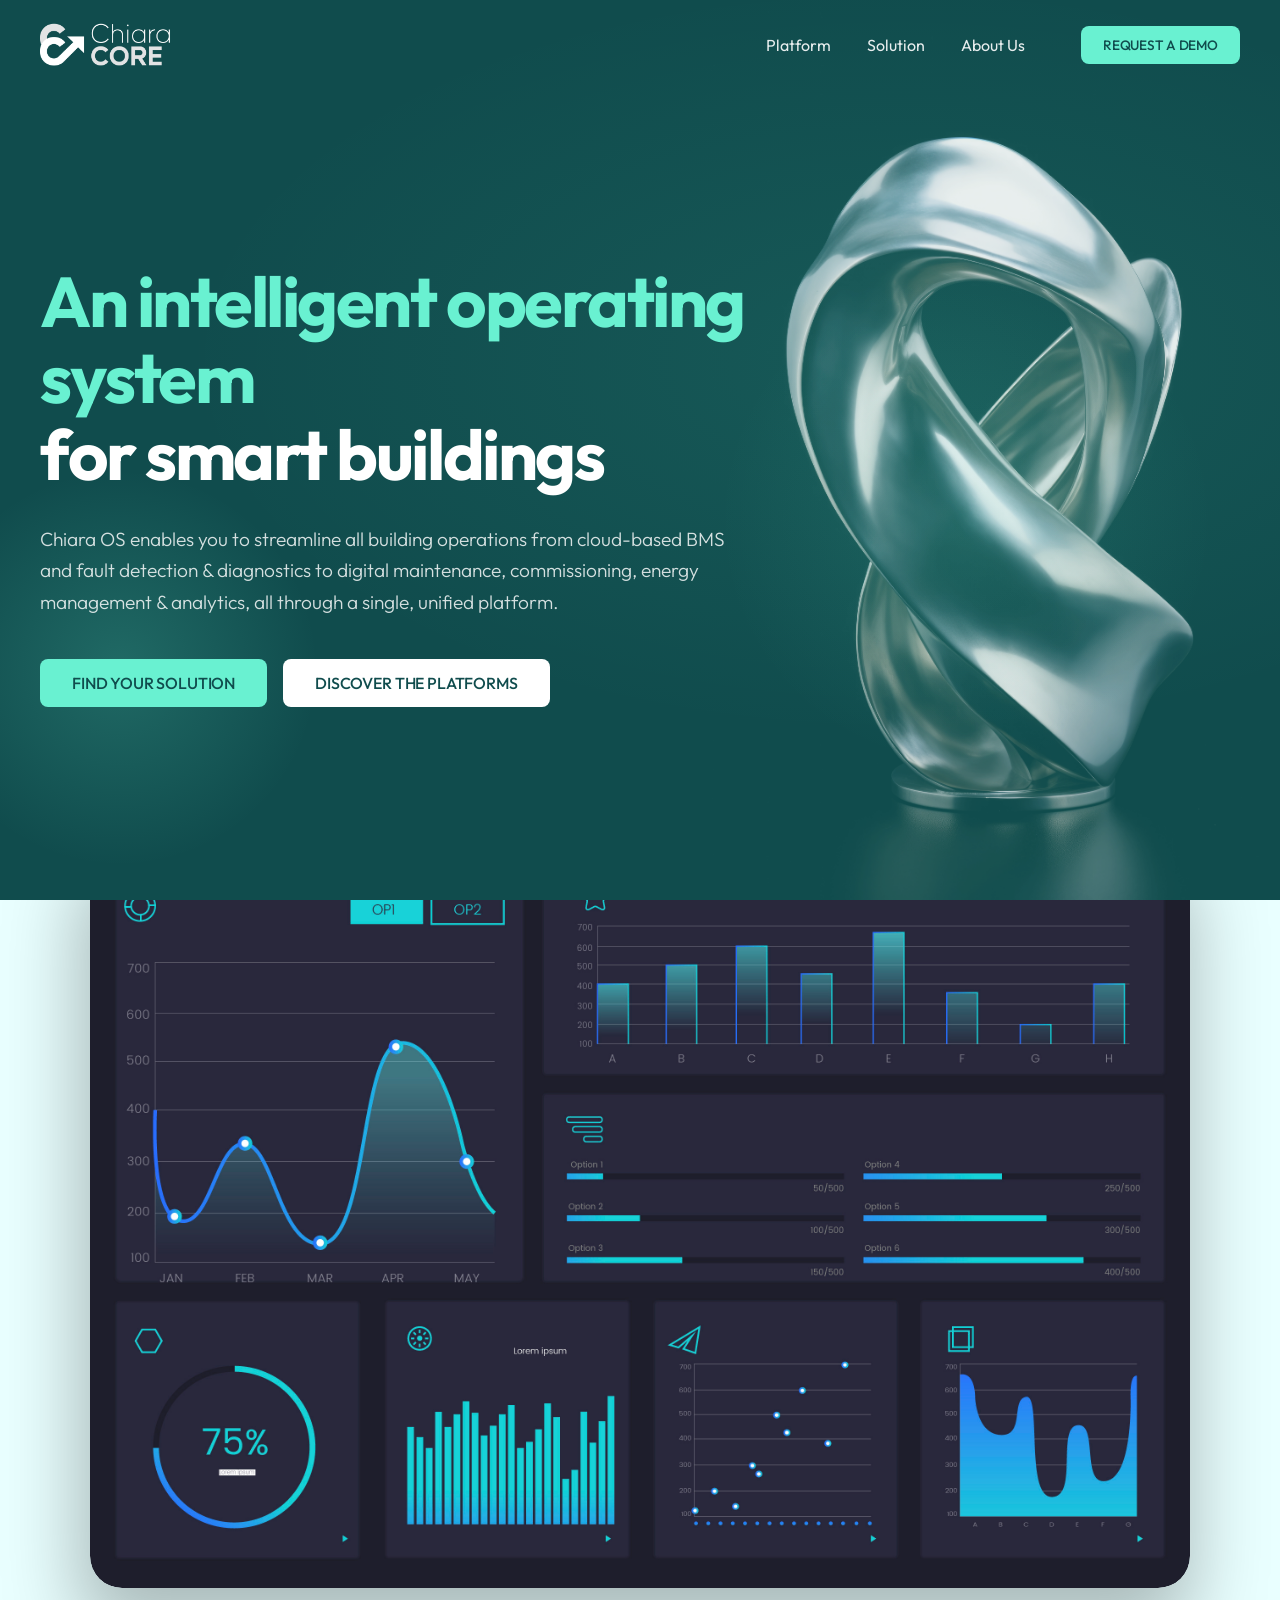
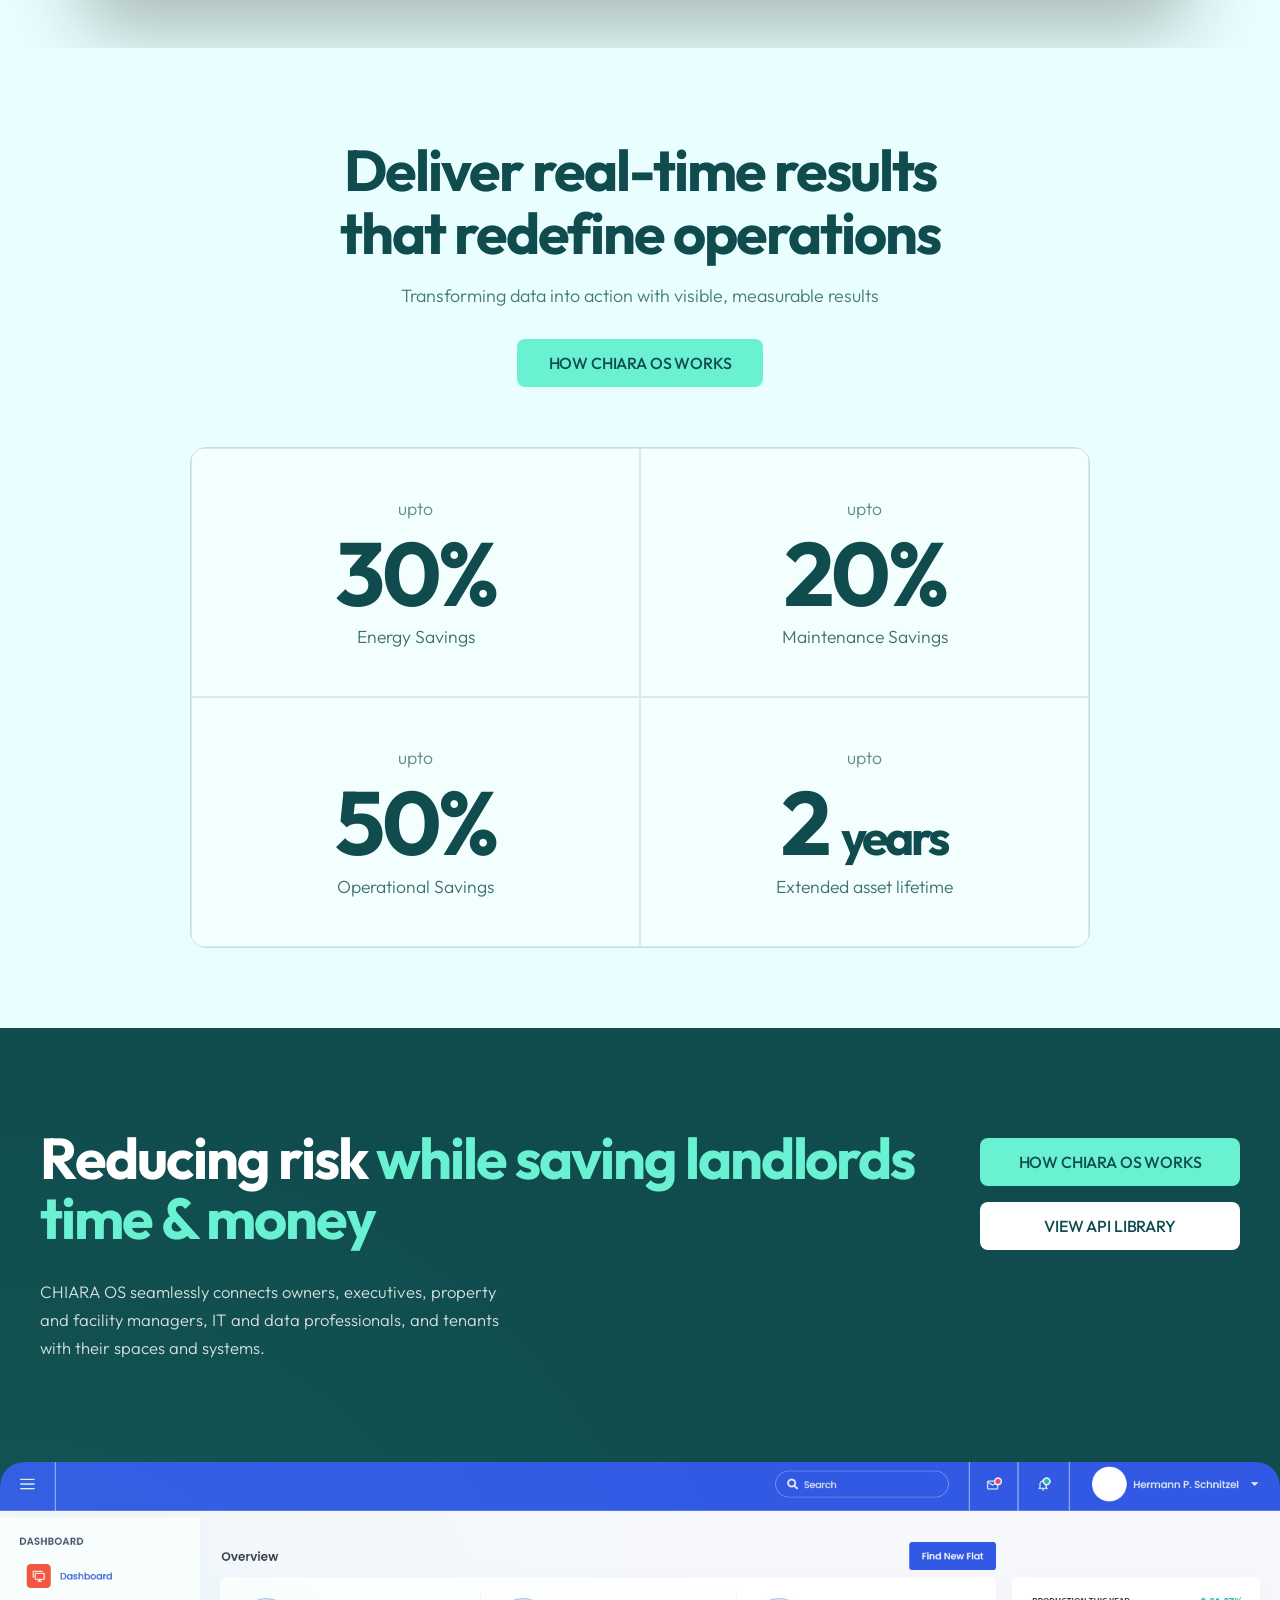
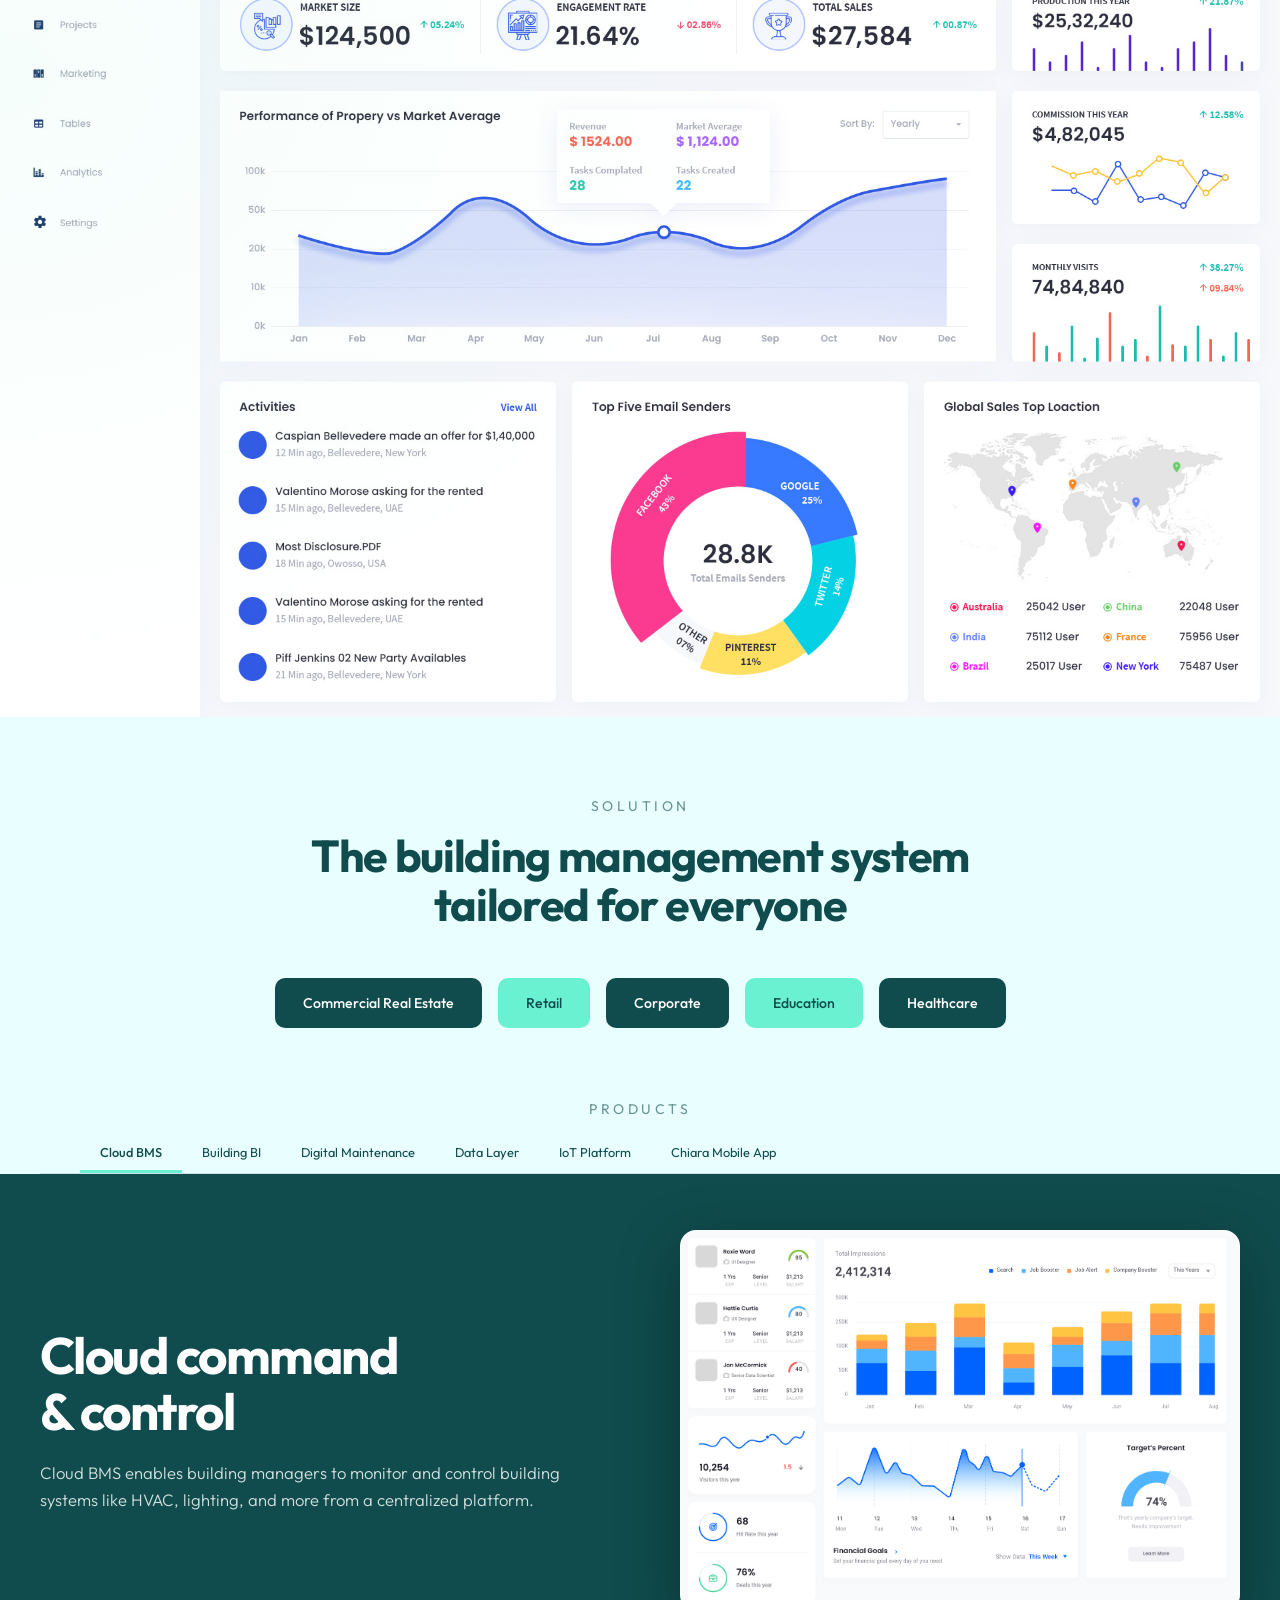
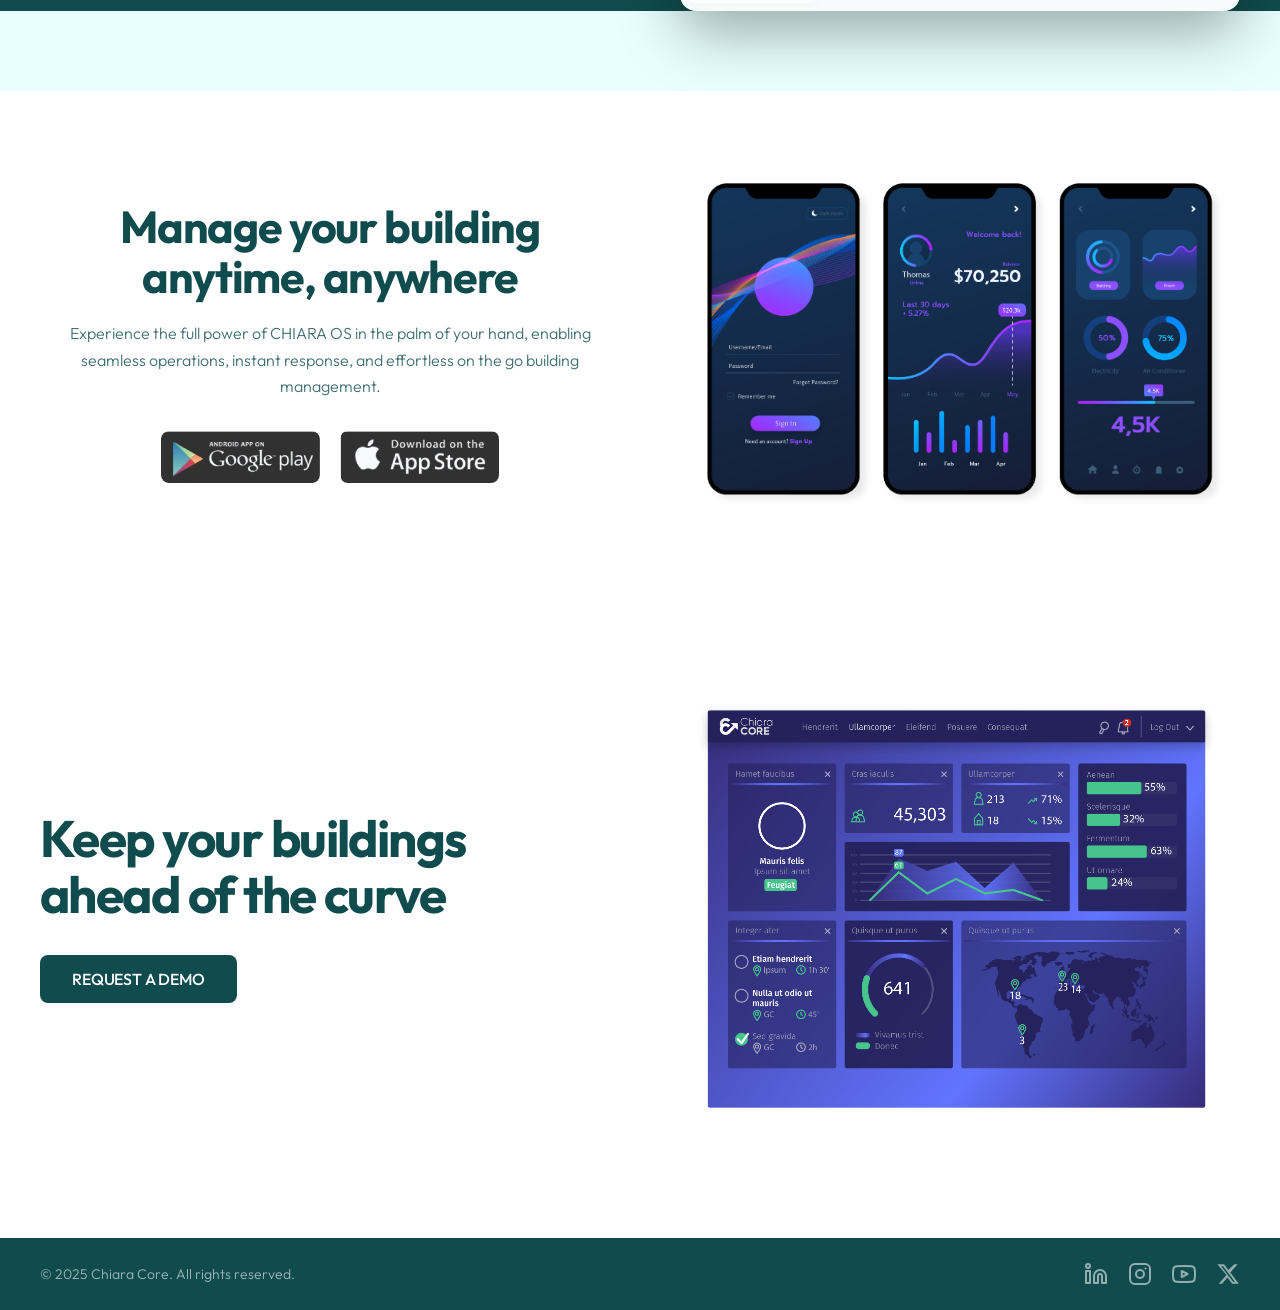
<file: index.html>
<!DOCTYPE html>
<html lang="en">
<head>
  <meta charset="UTF-8" />
  <meta name="viewport" content="width=device-width, initial-scale=1.0" />
  <title>Chiara Core – Intelligent Operating System for Smart Buildings</title>
  <meta name="description" content="Chiara OS enables you to streamline all building operations from cloud-based BMS and fault detection to digital maintenance, commissioning, energy management and analytics." />
  <link rel="preconnect" href="https://fonts.googleapis.com" />
  <link rel="preconnect" href="https://fonts.gstatic.com" crossorigin />
  <link href="https://fonts.googleapis.com/css2?family=Outfit:wght@300;400;500;600;700&display=swap" rel="stylesheet" />
  <link rel="stylesheet" href="style.css" />
</head>
<body>

  <!-- ═══════════════════════════════════════════ HERO ═══════════════════════════════════════════ -->
  <section class="hero">
    <div class="hero__bg"></div>

    <!-- NAV -->
    <nav class="nav">
      <div class="nav__inner">
        <a href="#" class="nav__logo">
          <img src="/assets/logo.png" alt="Chiara Core" />
        </a>
        <button class="nav__hamburger" aria-label="Open menu" aria-expanded="false">
          <span></span><span></span><span></span>
        </button>
        <ul class="nav__links">
          <li><a href="platform.html">Platform</a></li>
          <li><a href="solution.html">Solution</a></li>
          <li><a href="about.html">About Us</a></li>
        </ul>
        <a href="#demo" class="btn btn--teal btn--sm nav__cta">Request a Demo</a>
      </div>
    </nav>

    <!-- HERO CONTENT -->
    <div class="hero__content">
      <h1 class="hero__headline">
        <span class="text-teal">An intelligent operating system</span><br />
        for smart buildings
      </h1>
      <p class="hero__sub">
        Chiara OS enables you to streamline all building operations from cloud-based BMS and fault detection &amp; diagnostics to digital maintenance, commissioning, energy management &amp; analytics, all through a single, unified platform.
      </p>
      <div class="hero__ctas">
        <a href="#solutions" class="btn btn--teal">Find Your Solution</a>
        <a href="#platform" class="btn btn--white">Discover the Platforms</a>
      </div>
    </div>

    <!-- HERO IMAGE -->
    <div class="hero__image">
      <img src="/assets/hero-sculpture.png" alt="Chiara OS Dashboard" />
    </div>

    <!-- DECORATIVE ELLIPSES -->
    <div class="hero__ellipse-left"></div>
    <div class="hero__ellipse-right"></div>
  </section>

  <!-- DASHBOARD SCREENSHOT -->
  <section class="dashboard-shot">
    <div class="container">
      <div class="dashboard-shot__frame">
        <img src="/assets/dashboard.png" alt="Chiara OS Platform Dashboard" />
      </div>
    </div>
  </section>

  <!-- ═══════════════════════════════════════════ STATS ═══════════════════════════════════════════ -->
  <section class="stats" id="platform">
    <div class="container">
      <h2 class="stats__headline text-dark">
        Deliver real-time results<br />that redefine operations
      </h2>
      <p class="stats__sub">Transforming data into action with visible, measurable results</p>
      <a href="#how-it-works" class="btn btn--teal">How Chiara OS Works</a>

      <div class="stats__grid">
        <div class="stats__item">
          <div class="stats__label-small">upto</div>
          <div class="stats__number">30%</div>
          <div class="stats__label">Energy Savings</div>
        </div>
        <div class="stats__item">
          <div class="stats__label-small">upto</div>
          <div class="stats__number">20%</div>
          <div class="stats__label">Maintenance Savings</div>
        </div>
        <div class="stats__item">
          <div class="stats__label-small">upto</div>
          <div class="stats__number">50%</div>
          <div class="stats__label">Operational Savings</div>
        </div>
        <div class="stats__item">
          <div class="stats__label-small">upto</div>
          <div class="stats__number stats__number--mixed"><span>2 </span><span class="stats__number--years">years</span></div>
          <div class="stats__label">Extended asset lifetime</div>
        </div>
      </div>
    </div>
  </section>

  <!-- ═══════════════════════════════════════════ VALUE PROP (dark) ═══════════════════════════════ -->
  <section class="value-prop" id="about">
    <div class="value-prop__bg"></div>
    <div class="container value-prop__inner">
      <div class="value-prop__text">
        <h2>
          <span class="text-white">Reducing risk</span>
          <span class="text-teal"> while saving landlords time &amp; money</span>
        </h2>
        <p>
          CHIARA OS seamlessly connects owners, executives, property and facility managers, IT and data professionals, and tenants with their spaces and systems.
        </p>
      </div>
      <div class="value-prop__actions">
        <a href="#" class="btn btn--teal value-prop__btn">How Chiara OS Works</a>
        <a href="#" class="btn btn--white value-prop__btn">View API Library</a>
      </div>
    </div>
    <div class="value-prop__image">
      <img src="/assets/building-interface.png" alt="Building management platform interface" />
    </div>
  </section>

  <!-- ═══════════════════════════════════════════ SOLUTION ═══════════════════════════════════════ -->
  <section class="solution" id="solutions">
    <div class="container">
      <p class="section-eyebrow">SOLUTION</p>
      <h2 class="solution__headline">The building management system<br />tailored for everyone</h2>

      <div class="solution__tabs" role="tablist">
        <button class="solution__tab solution__tab--active" role="tab" aria-selected="true">Commercial Real Estate</button>
        <button class="solution__tab solution__tab--teal" role="tab" aria-selected="false">Retail</button>
        <button class="solution__tab" role="tab" aria-selected="false">Corporate</button>
        <button class="solution__tab solution__tab--teal" role="tab" aria-selected="false">Education</button>
        <button class="solution__tab" role="tab" aria-selected="false">Healthcare</button>
      </div>
    </div>
  </section>

  <!-- ═══════════════════════════════════════════ PRODUCTS ══════════════════════════════════════ -->
  <section class="products" id="products">
    <div class="container">
      <p class="section-eyebrow">PRODUCTS</p>

      <!-- Product Tab Nav -->
      <nav class="product-tabs" aria-label="Product navigation">
        <button class="product-tab product-tab--active" data-tab="bms">Cloud BMS</button>
        <button class="product-tab" data-tab="bi">Building BI</button>
        <button class="product-tab" data-tab="maint">Digital Maintenance</button>
        <button class="product-tab" data-tab="data">Data Layer</button>
        <button class="product-tab" data-tab="iot">IoT Platform</button>
        <button class="product-tab" data-tab="mobile">Chiara Mobile App</button>
      </nav>
      <div class="product-tabs__underline"></div>
      <div class="product-tabs__bar"></div>
    </div>

    <!-- Product Panels -->
    <div class="product-panel product-panel--active" data-panel="bms">
      <div class="container product-panel__inner">
        <div class="product-panel__text">
          <h2>Cloud command<br />&amp; control</h2>
          <p>Cloud BMS enables building managers to monitor and control building systems like HVAC, lighting, and more from a centralized platform.</p>
        </div>
        <div class="product-panel__image">
          <img src="/assets/cloud-bms.png" alt="Cloud BMS Interface" />
        </div>
      </div>
    </div>

    <div class="product-panel" data-panel="bi">
      <div class="container product-panel__inner">
        <div class="product-panel__text">
          <h2>Building<br />Intelligence</h2>
          <p>Harness powerful analytics and business intelligence tools to make data-driven decisions for your building portfolio.</p>
        </div>
        <div class="product-panel__image">
          <img src="/assets/cloud-bms.png" alt="Building BI Interface" />
        </div>
      </div>
    </div>

    <div class="product-panel" data-panel="maint">
      <div class="container product-panel__inner">
        <div class="product-panel__text">
          <h2>Digital<br />Maintenance</h2>
          <p>Streamline maintenance workflows, track work orders, and reduce downtime with an intelligent digital maintenance platform.</p>
        </div>
        <div class="product-panel__image">
          <img src="/assets/cloud-bms.png" alt="Digital Maintenance Interface" />
        </div>
      </div>
    </div>

    <div class="product-panel" data-panel="data">
      <div class="container product-panel__inner">
        <div class="product-panel__text">
          <h2>Unified<br />Data Layer</h2>
          <p>A powerful data integration layer that normalises and connects all your building systems into one coherent, queryable data stream.</p>
        </div>
        <div class="product-panel__image">
          <img src="/assets/cloud-bms.png" alt="Data Layer Interface" />
        </div>
      </div>
    </div>

    <div class="product-panel" data-panel="iot">
      <div class="container product-panel__inner">
        <div class="product-panel__text">
          <h2>IoT<br />Platform</h2>
          <p>Connect, manage, and orchestrate thousands of IoT devices and sensors across your buildings from a single cloud platform.</p>
        </div>
        <div class="product-panel__image">
          <img src="/assets/cloud-bms.png" alt="IoT Platform Interface" />
        </div>
      </div>
    </div>

    <div class="product-panel" data-panel="mobile">
      <div class="container product-panel__inner">
        <div class="product-panel__text">
          <h2>Chiara<br />Mobile App</h2>
          <p>Take full control of your buildings on the go. The Chiara mobile app delivers real-time alerts, controls, and insights right in your pocket.</p>
        </div>
        <div class="product-panel__image">
          <img src="/assets/cloud-bms.png" alt="Chiara Mobile App" />
        </div>
      </div>
    </div>
  </section>

  <!-- ═══════════════════════════════════════════ MOBILE APP ════════════════════════════════════ -->
  <section class="mobile-app">
    <div class="container mobile-app__inner">
      <div class="mobile-app__text">
        <h2>Manage your building<br />anytime, anywhere</h2>
        <p>
          Experience the full power of CHIARA OS in the palm of your hand, enabling seamless operations, instant response, and effortless on the go building management.
        </p>
        <div class="mobile-app__store-btns">
          <a href="#" class="store-btn">
            <img src="/assets/google-play.png" alt="Get it on Google Play" />
          </a>
          <a href="#" class="store-btn">
            <img src="/assets/app-store.png" alt="Download on App Store" />
          </a>
        </div>
      </div>
      <div class="mobile-app__image">
        <img src="/assets/mobile-screens.png" alt="Chiara mobile app screens" />
      </div>
    </div>
  </section>

  <!-- ═══════════════════════════════════════════ CTA ═══════════════════════════════════════════ -->
  <section class="cta" id="demo">
    <div class="container cta__inner">
      <div class="cta__text">
        <h2>Keep your buildings<br />ahead of the curve</h2>
        <a href="/cdn-cgi/l/email-protection#7d191810123d1e15141c0f1c1e120f18531e1210" class="btn btn--dark">Request a Demo</a>
      </div>
      <div class="cta__image">
        <img src="/assets/cta-building.png" alt="Smart building technology" />
      </div>
    </div>
  </section>

  <!-- ═══════════════════════════════════════════ FOOTER ════════════════════════════════════════ -->
  <footer class="footer">
    <div class="container footer__inner">
      <p class="footer__copy">&copy; 2025 Chiara Core. All rights reserved.</p>
      <div class="footer__socials">
        <!-- LinkedIn -->
        <a href="#" aria-label="LinkedIn" class="footer__social">
          <svg width="24" height="24" viewBox="0 0 24 24" fill="none" xmlns="http://www.w3.org/2000/svg"><path d="M16 8a6 6 0 0 1 6 6v7h-4v-7a2 2 0 0 0-2-2 2 2 0 0 0-2 2v7h-4v-7a6 6 0 0 1 6-6z" stroke="currentColor" stroke-width="2" stroke-linecap="round" stroke-linejoin="round"/><rect x="2" y="9" width="4" height="12" stroke="currentColor" stroke-width="2" stroke-linecap="round" stroke-linejoin="round"/><circle cx="4" cy="4" r="2" stroke="currentColor" stroke-width="2" stroke-linecap="round" stroke-linejoin="round"/></svg>
        </a>
        <!-- Instagram -->
        <a href="#" aria-label="Instagram" class="footer__social">
          <svg width="24" height="24" viewBox="0 0 24 24" fill="none" xmlns="http://www.w3.org/2000/svg"><rect x="2" y="2" width="20" height="20" rx="5" stroke="currentColor" stroke-width="2" stroke-linecap="round" stroke-linejoin="round"/><circle cx="12" cy="12" r="4" stroke="currentColor" stroke-width="2" stroke-linecap="round" stroke-linejoin="round"/><circle cx="17.5" cy="6.5" r="1" fill="currentColor"/></svg>
        </a>
        <!-- YouTube -->
        <a href="#" aria-label="YouTube" class="footer__social">
          <svg width="24" height="24" viewBox="0 0 24 24" fill="none" xmlns="http://www.w3.org/2000/svg"><path d="M22.54 6.42a2.78 2.78 0 0 0-1.95-1.96C18.88 4 12 4 12 4s-6.88 0-8.59.46A2.78 2.78 0 0 0 1.46 6.42 29 29 0 0 0 1 12a29 29 0 0 0 .46 5.58 2.78 2.78 0 0 0 1.95 1.96C5.12 20 12 20 12 20s6.88 0 8.59-.46a2.78 2.78 0 0 0 1.95-1.96A29 29 0 0 0 23 12a29 29 0 0 0-.46-5.58z" stroke="currentColor" stroke-width="2" stroke-linecap="round" stroke-linejoin="round"/><polygon points="9.75 15.02 15.5 12 9.75 8.98 9.75 15.02" stroke="currentColor" stroke-width="2" stroke-linecap="round" stroke-linejoin="round"/></svg>
        </a>
        <!-- X / Twitter -->
        <a href="#" aria-label="X" class="footer__social">
          <svg width="24" height="24" viewBox="0 0 24 24" fill="currentColor" xmlns="http://www.w3.org/2000/svg"><path d="M18.244 2.25h3.308l-7.227 8.26 8.502 11.24H16.17l-4.714-6.231-5.401 6.231H2.747l7.73-8.835L1.254 2.25H8.08l4.264 5.634L18.244 2.25zm-1.161 17.52h1.833L7.084 4.126H5.117L17.083 19.77z"/></svg>
        </a>
      </div>
    </div>
  </footer>

  <script src="main.js"></script>
</body>
</html>
</file>
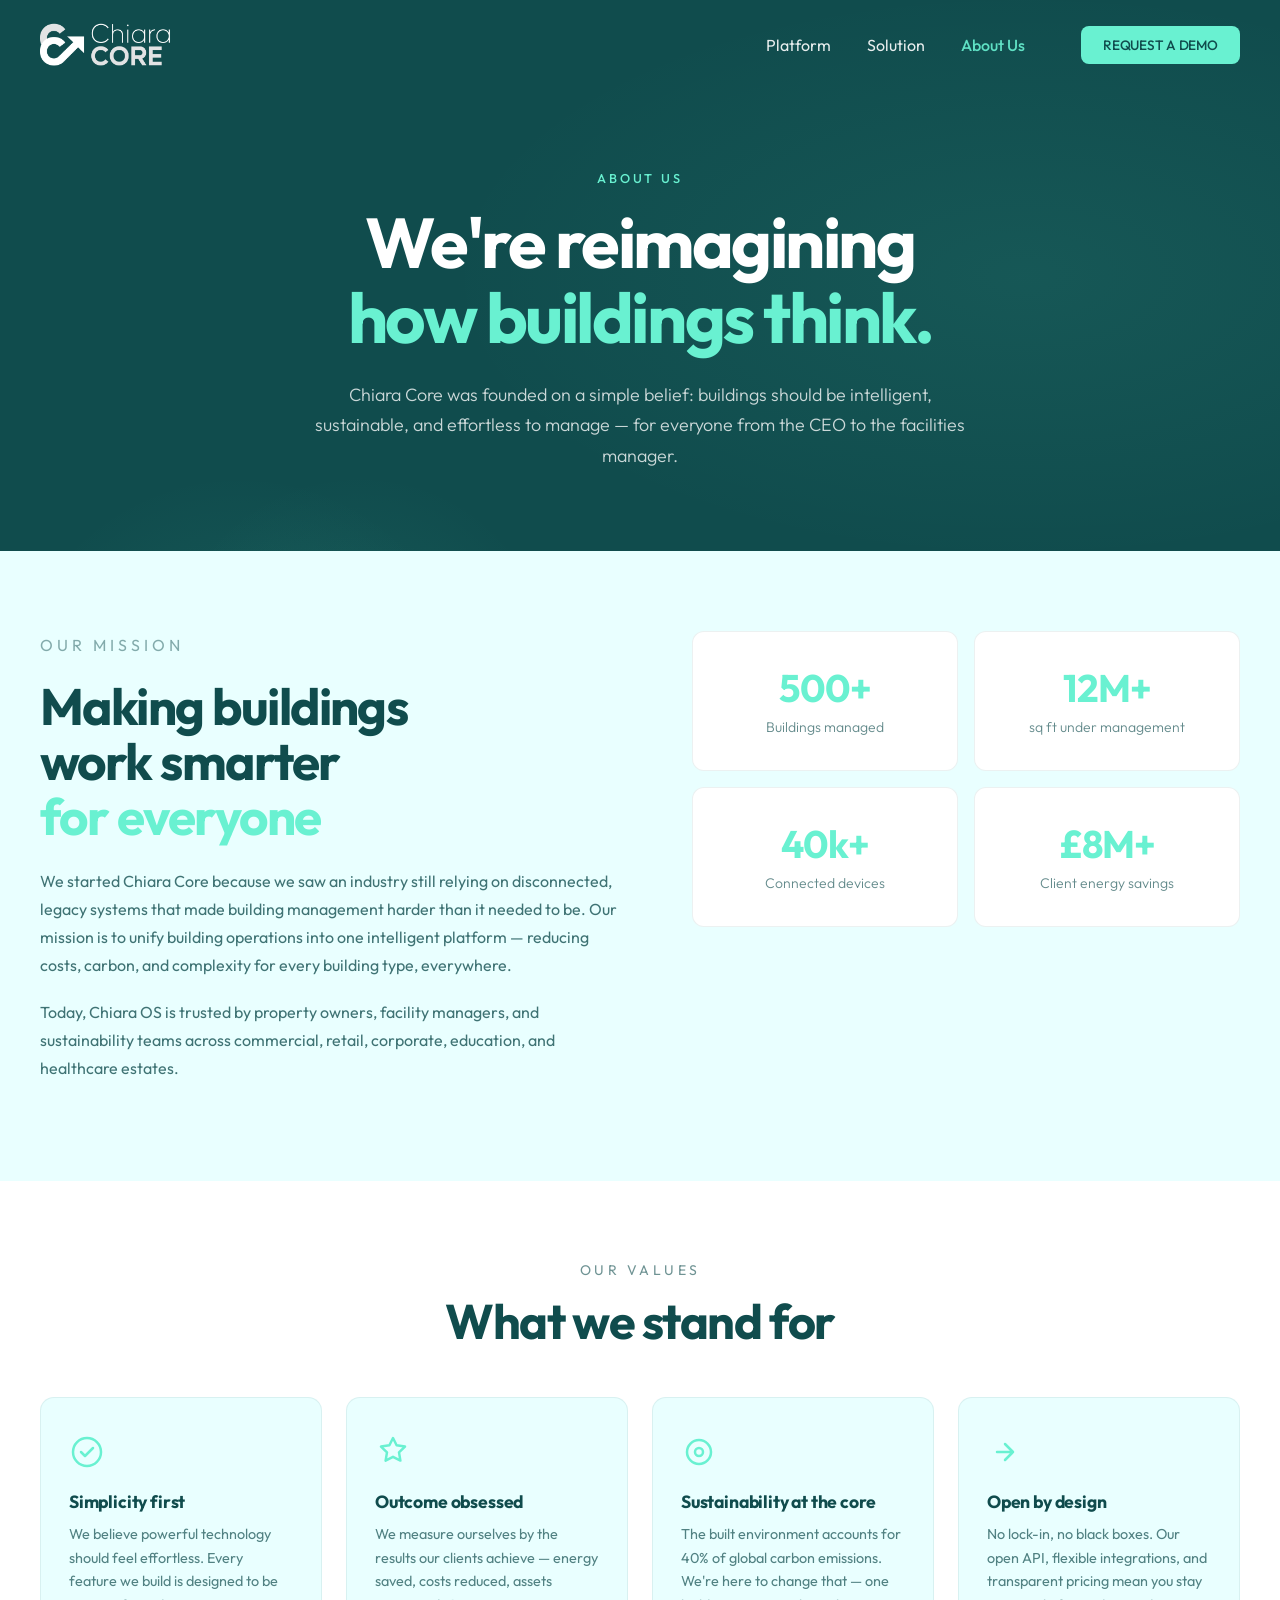
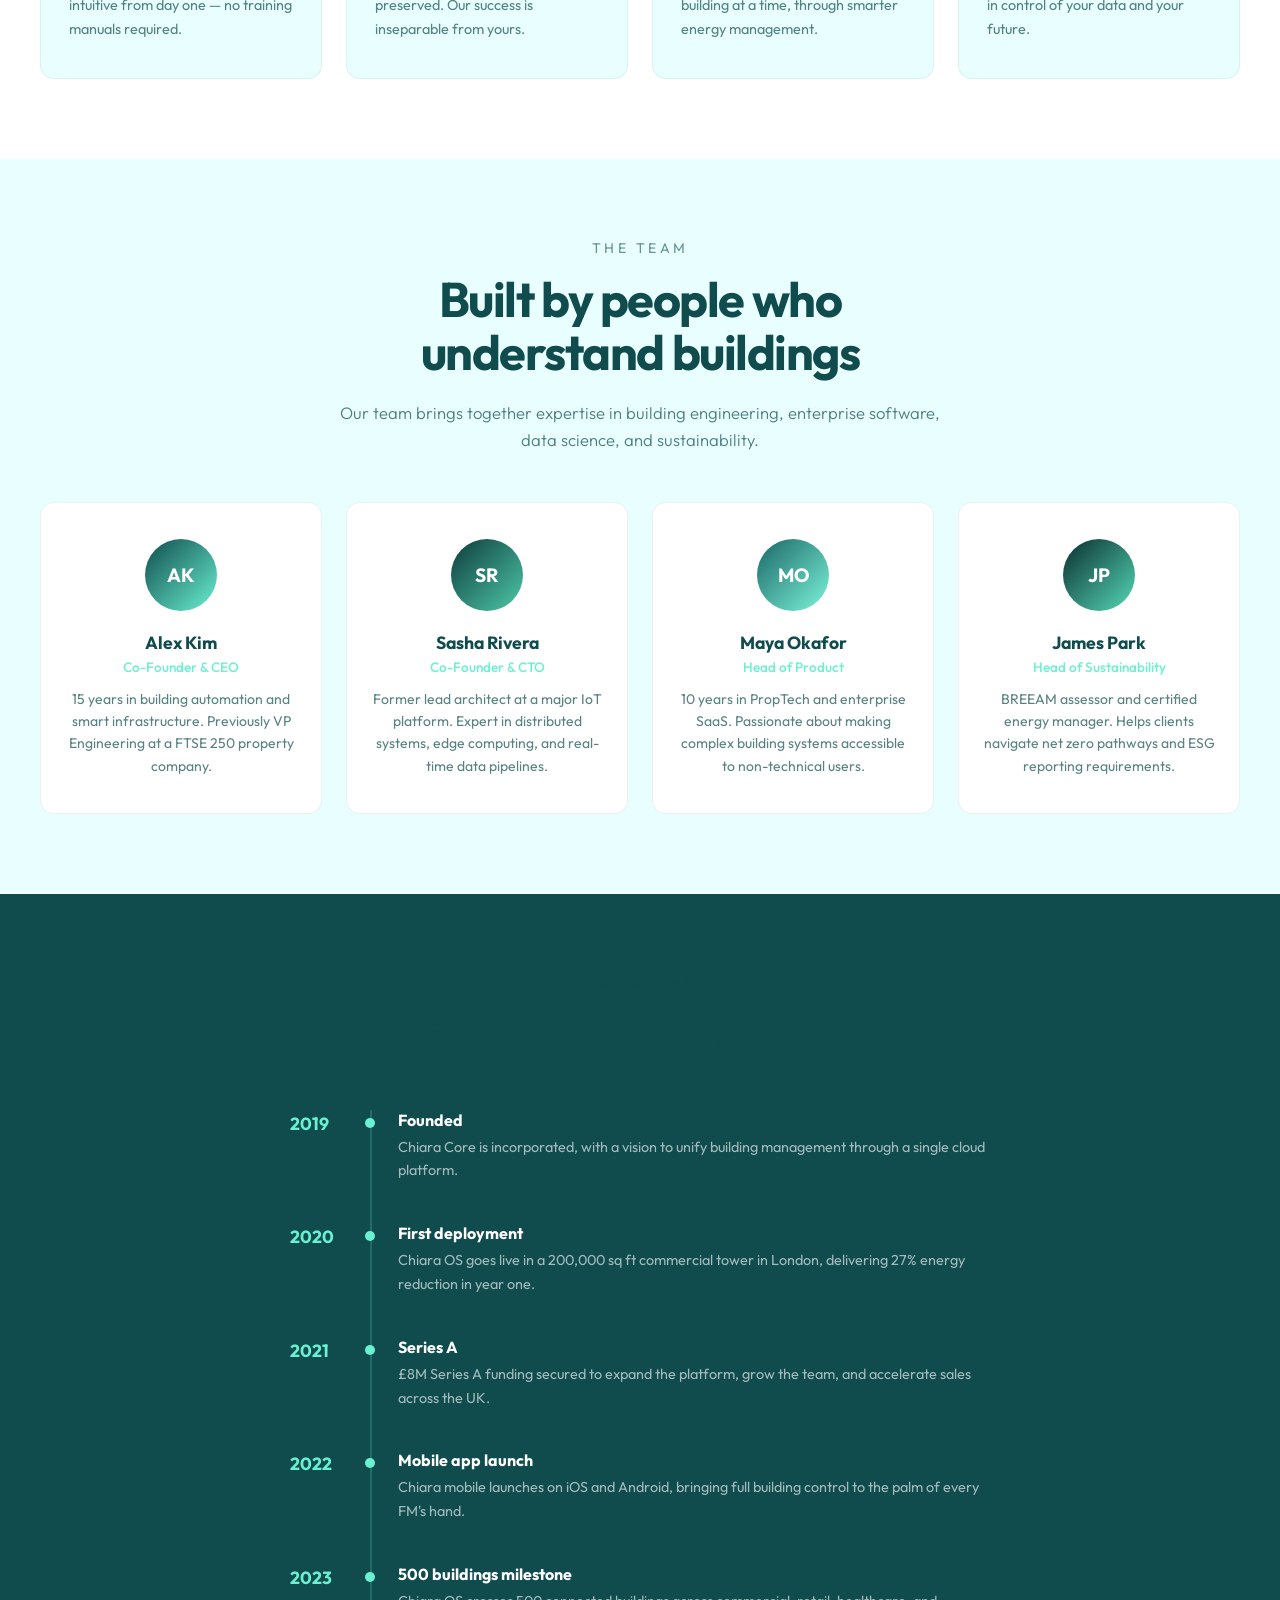
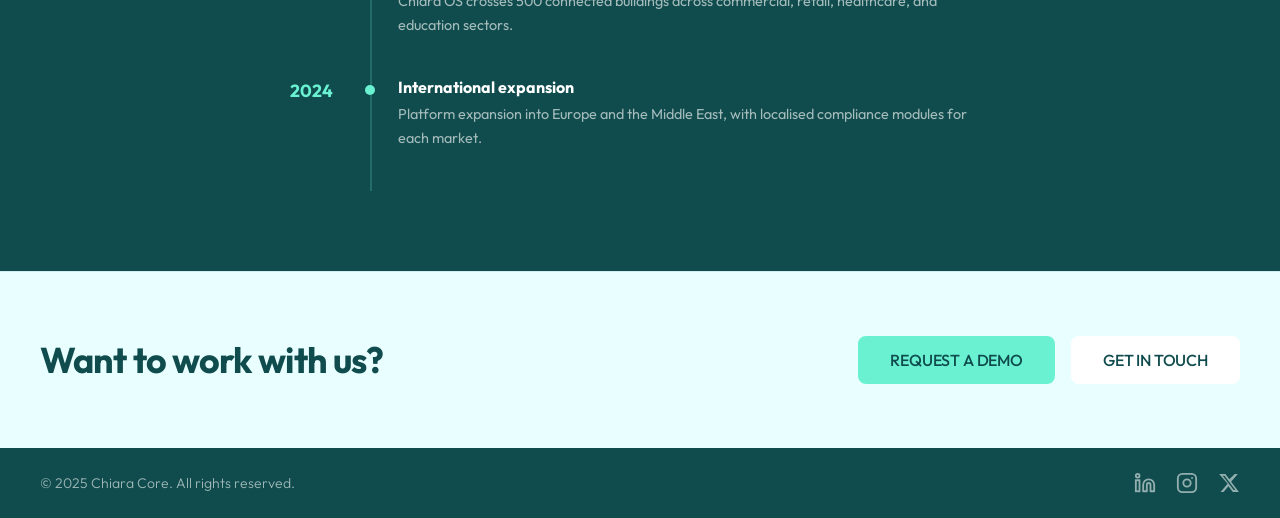
<file: about.html>
<!DOCTYPE html>
<html lang="en">
<head>
  <meta charset="UTF-8" />
  <meta name="viewport" content="width=device-width, initial-scale=1.0" />
  <title>About Us – Chiara Core</title>
  <meta name="description" content="Learn about Chiara Core — the team behind the intelligent operating system for smart buildings." />
  <link rel="preconnect" href="https://fonts.googleapis.com" />
  <link rel="preconnect" href="https://fonts.gstatic.com" crossorigin />
  <link href="https://fonts.googleapis.com/css2?family=Outfit:wght@300;400;500;600;700&display=swap" rel="stylesheet" />
  <link rel="stylesheet" href="style.css" />
  <link rel="stylesheet" href="pages.css" />
</head>
<body>

  <!-- NAV -->
  <nav class="nav">
    <div class="nav__inner">
      <a href="index.html" class="nav__logo">
        <img src="/assets/logo.png" alt="Chiara Core" />
      </a>
      <button class="nav__hamburger" aria-label="Open menu" aria-expanded="false">
        <span></span><span></span><span></span>
      </button>
      <ul class="nav__links">
        <li><a href="platform.html">Platform</a></li>
        <li><a href="solution.html">Solution</a></li>
        <li><a href="about.html" class="active">About Us</a></li>
      </ul>
      <a href="index.html#demo" class="btn btn--teal btn--sm nav__cta">Request a Demo</a>
    </div>
  </nav>

  <!-- PAGE HERO -->
  <section class="page-hero page-hero--dark">
    <div class="page-hero__bg"></div>
    <div class="container page-hero__inner page-hero__inner--centered">
      <p class="page-hero__eyebrow">ABOUT US</p>
      <h1 class="page-hero__title page-hero__title--center">
        We're reimagining<br />
        <span class="text-teal">how buildings think.</span>
      </h1>
      <p class="page-hero__sub page-hero__sub--center">
        Chiara Core was founded on a simple belief: buildings should be intelligent, sustainable, and effortless to manage — for everyone from the CEO to the facilities manager.
      </p>
    </div>
    <div class="page-hero__deco page-hero__deco--both"></div>
  </section>

  <!-- MISSION -->
  <section class="mission">
    <div class="container mission__inner">
      <div class="mission__text">
        <p class="section-eyebrow" style="text-align:left;">OUR MISSION</p>
        <h2>Making buildings<br />work smarter<br /><span class="text-teal">for everyone</span></h2>
        <p>We started Chiara Core because we saw an industry still relying on disconnected, legacy systems that made building management harder than it needed to be. Our mission is to unify building operations into one intelligent platform — reducing costs, carbon, and complexity for every building type, everywhere.</p>
        <p>Today, Chiara OS is trusted by property owners, facility managers, and sustainability teams across commercial, retail, corporate, education, and healthcare estates.</p>
      </div>
      <div class="mission__visual">
        <div class="mission__stat-cards">
          <div class="mission__stat">
            <div class="mission__stat-num text-teal">500+</div>
            <div class="mission__stat-label">Buildings managed</div>
          </div>
          <div class="mission__stat">
            <div class="mission__stat-num text-teal">12M+</div>
            <div class="mission__stat-label">sq ft under management</div>
          </div>
          <div class="mission__stat">
            <div class="mission__stat-num text-teal">40k+</div>
            <div class="mission__stat-label">Connected devices</div>
          </div>
          <div class="mission__stat">
            <div class="mission__stat-num text-teal">£8M+</div>
            <div class="mission__stat-label">Client energy savings</div>
          </div>
        </div>
      </div>
    </div>
  </section>

  <!-- VALUES -->
  <section class="values">
    <div class="container">
      <p class="section-eyebrow">OUR VALUES</p>
      <h2 class="section-title">What we stand for</h2>
      <div class="values-grid">
        <div class="value-card">
          <div class="value-card__icon">
            <svg width="36" height="36" viewBox="0 0 36 36" fill="none"><circle cx="18" cy="18" r="14" stroke="#69f1d1" stroke-width="2.5"/><path d="M12 18l4 4 8-8" stroke="#69f1d1" stroke-width="2.5" stroke-linecap="round" stroke-linejoin="round"/></svg>
          </div>
          <h4>Simplicity first</h4>
          <p>We believe powerful technology should feel effortless. Every feature we build is designed to be intuitive from day one — no training manuals required.</p>
        </div>
        <div class="value-card">
          <div class="value-card__icon">
            <svg width="36" height="36" viewBox="0 0 36 36" fill="none"><path d="M18 4l3.6 7.3L30 12.6l-6 5.8 1.4 8.2L18 22.8l-7.4 3.8 1.4-8.2-6-5.8 8.4-1.3z" stroke="#69f1d1" stroke-width="2.5" stroke-linejoin="round"/></svg>
          </div>
          <h4>Outcome obsessed</h4>
          <p>We measure ourselves by the results our clients achieve — energy saved, costs reduced, assets preserved. Our success is inseparable from yours.</p>
        </div>
        <div class="value-card">
          <div class="value-card__icon">
            <svg width="36" height="36" viewBox="0 0 36 36" fill="none"><path d="M18 6a12 12 0 1 0 0 24A12 12 0 0 0 18 6z" stroke="#69f1d1" stroke-width="2.5"/><path d="M14 18a4 4 0 1 0 8 0 4 4 0 0 0-8 0z" stroke="#69f1d1" stroke-width="2.5"/></svg>
          </div>
          <h4>Sustainability at the core</h4>
          <p>The built environment accounts for 40% of global carbon emissions. We're here to change that — one building at a time, through smarter energy management.</p>
        </div>
        <div class="value-card">
          <div class="value-card__icon">
            <svg width="36" height="36" viewBox="0 0 36 36" fill="none"><path d="M10 18h16M18 10l8 8-8 8" stroke="#69f1d1" stroke-width="2.5" stroke-linecap="round" stroke-linejoin="round"/></svg>
          </div>
          <h4>Open by design</h4>
          <p>No lock-in, no black boxes. Our open API, flexible integrations, and transparent pricing mean you stay in control of your data and your future.</p>
        </div>
      </div>
    </div>
  </section>

  <!-- TEAM -->
  <section class="team">
    <div class="container">
      <p class="section-eyebrow">THE TEAM</p>
      <h2 class="section-title">Built by people who<br />understand buildings</h2>
      <p class="section-sub">Our team brings together expertise in building engineering, enterprise software, data science, and sustainability.</p>

      <div class="team-grid">
        <div class="team-card">
          <div class="team-card__avatar" style="background: linear-gradient(135deg, #104c4d 0%, #69f1d1 100%);">
            <span>AK</span>
          </div>
          <h4>Alex Kim</h4>
          <p class="team-card__role">Co-Founder &amp; CEO</p>
          <p class="team-card__bio">15 years in building automation and smart infrastructure. Previously VP Engineering at a FTSE 250 property company.</p>
        </div>
        <div class="team-card">
          <div class="team-card__avatar" style="background: linear-gradient(135deg, #0e3c3d 0%, #4dc9a8 100%);">
            <span>SR</span>
          </div>
          <h4>Sasha Rivera</h4>
          <p class="team-card__role">Co-Founder &amp; CTO</p>
          <p class="team-card__bio">Former lead architect at a major IoT platform. Expert in distributed systems, edge computing, and real-time data pipelines.</p>
        </div>
        <div class="team-card">
          <div class="team-card__avatar" style="background: linear-gradient(135deg, #1a6667 0%, #7df5da 100%);">
            <span>MO</span>
          </div>
          <h4>Maya Okafor</h4>
          <p class="team-card__role">Head of Product</p>
          <p class="team-card__bio">10 years in PropTech and enterprise SaaS. Passionate about making complex building systems accessible to non-technical users.</p>
        </div>
        <div class="team-card">
          <div class="team-card__avatar" style="background: linear-gradient(135deg, #0a2e2e 0%, #55d9b8 100%);">
            <span>JP</span>
          </div>
          <h4>James Park</h4>
          <p class="team-card__role">Head of Sustainability</p>
          <p class="team-card__bio">BREEAM assessor and certified energy manager. Helps clients navigate net zero pathways and ESG reporting requirements.</p>
        </div>
      </div>
    </div>
  </section>

  <!-- TIMELINE -->
  <section class="timeline-section">
    <div class="container">
      <p class="section-eyebrow">OUR JOURNEY</p>
      <h2 class="section-title text-white">From idea to industry</h2>
      <div class="timeline">
        <div class="timeline-item">
          <div class="timeline-year">2019</div>
          <div class="timeline-content">
            <h4>Founded</h4>
            <p>Chiara Core is incorporated, with a vision to unify building management through a single cloud platform.</p>
          </div>
        </div>
        <div class="timeline-item">
          <div class="timeline-year">2020</div>
          <div class="timeline-content">
            <h4>First deployment</h4>
            <p>Chiara OS goes live in a 200,000 sq ft commercial tower in London, delivering 27% energy reduction in year one.</p>
          </div>
        </div>
        <div class="timeline-item">
          <div class="timeline-year">2021</div>
          <div class="timeline-content">
            <h4>Series A</h4>
            <p>£8M Series A funding secured to expand the platform, grow the team, and accelerate sales across the UK.</p>
          </div>
        </div>
        <div class="timeline-item">
          <div class="timeline-year">2022</div>
          <div class="timeline-content">
            <h4>Mobile app launch</h4>
            <p>Chiara mobile launches on iOS and Android, bringing full building control to the palm of every FM's hand.</p>
          </div>
        </div>
        <div class="timeline-item">
          <div class="timeline-year">2023</div>
          <div class="timeline-content">
            <h4>500 buildings milestone</h4>
            <p>Chiara OS crosses 500 connected buildings across commercial, retail, healthcare, and education sectors.</p>
          </div>
        </div>
        <div class="timeline-item">
          <div class="timeline-year">2024</div>
          <div class="timeline-content">
            <h4>International expansion</h4>
            <p>Platform expansion into Europe and the Middle East, with localised compliance modules for each market.</p>
          </div>
        </div>
      </div>
    </div>
  </section>

  <!-- CTA STRIP -->
  <section class="cta-strip">
    <div class="container cta-strip__inner">
      <h2>Want to work with us?</h2>
      <div style="display:flex;gap:16px;flex-wrap:wrap;justify-content:center;">
        <a href="index.html#demo" class="btn btn--teal">Request a Demo</a>
        <a href="/cdn-cgi/l/email-protection#18707d747477587b7071796a797b776a7d367b7775" class="btn btn--white">Get in Touch</a>
      </div>
    </div>
  </section>

  <!-- FOOTER -->
  <footer class="footer">
    <div class="container footer__inner">
      <p class="footer__copy">&copy; 2025 Chiara Core. All rights reserved.</p>
      <div class="footer__socials">
        <a href="#" aria-label="LinkedIn" class="footer__social"><svg width="22" height="22" viewBox="0 0 24 24" fill="none"><path d="M16 8a6 6 0 0 1 6 6v7h-4v-7a2 2 0 0 0-2-2 2 2 0 0 0-2 2v7h-4v-7a6 6 0 0 1 6-6z" stroke="currentColor" stroke-width="2" stroke-linecap="round" stroke-linejoin="round"/><rect x="2" y="9" width="4" height="12" stroke="currentColor" stroke-width="2"/><circle cx="4" cy="4" r="2" stroke="currentColor" stroke-width="2"/></svg></a>
        <a href="#" aria-label="Instagram" class="footer__social"><svg width="22" height="22" viewBox="0 0 24 24" fill="none"><rect x="2" y="2" width="20" height="20" rx="5" stroke="currentColor" stroke-width="2"/><circle cx="12" cy="12" r="4" stroke="currentColor" stroke-width="2"/><circle cx="17.5" cy="6.5" r="1" fill="currentColor"/></svg></a>
        <a href="#" aria-label="X" class="footer__social"><svg width="22" height="22" viewBox="0 0 24 24" fill="currentColor"><path d="M18.244 2.25h3.308l-7.227 8.26 8.502 11.24H16.17l-4.714-6.231-5.401 6.231H2.747l7.73-8.835L1.254 2.25H8.08l4.264 5.634L18.244 2.25zm-1.161 17.52h1.833L7.084 4.126H5.117L17.083 19.77z"/></svg></a>
      </div>
    </div>
  </footer>

  <script src="main.js"></script>
</body>
</html>
</file>
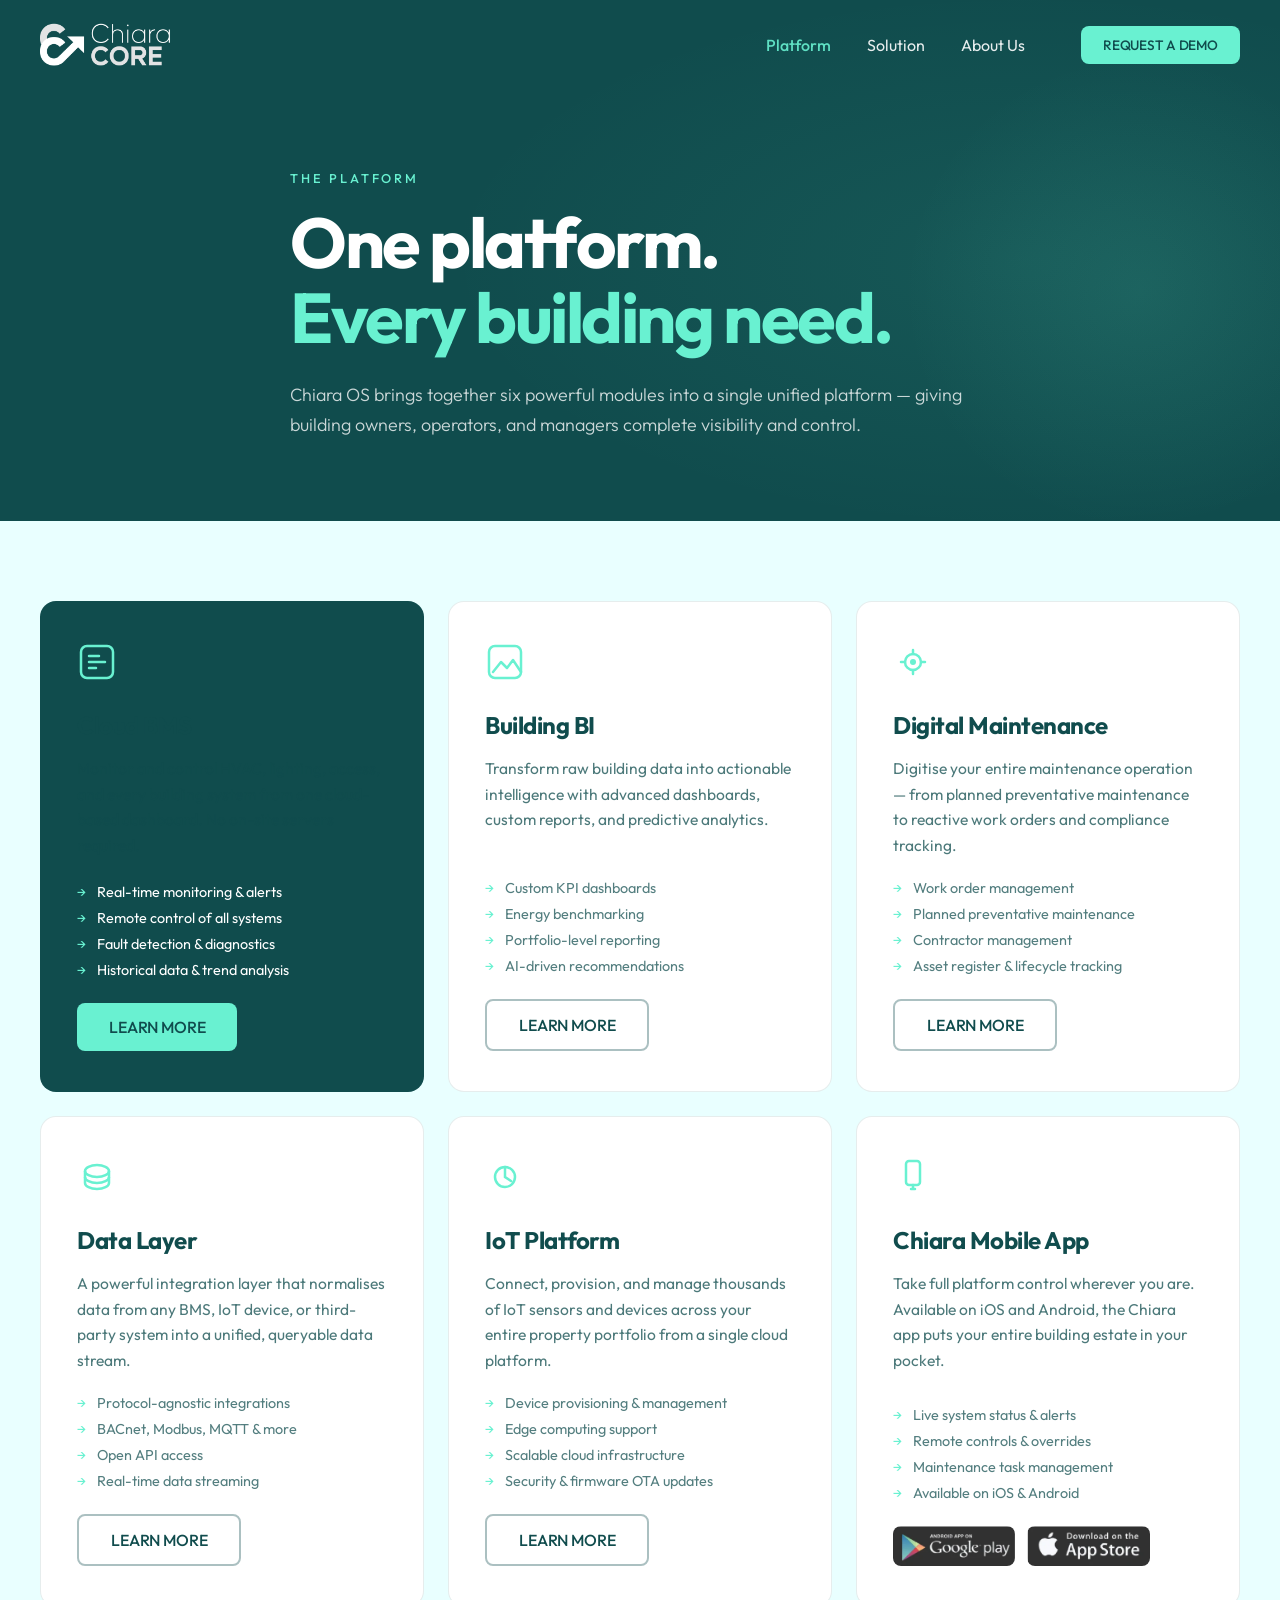
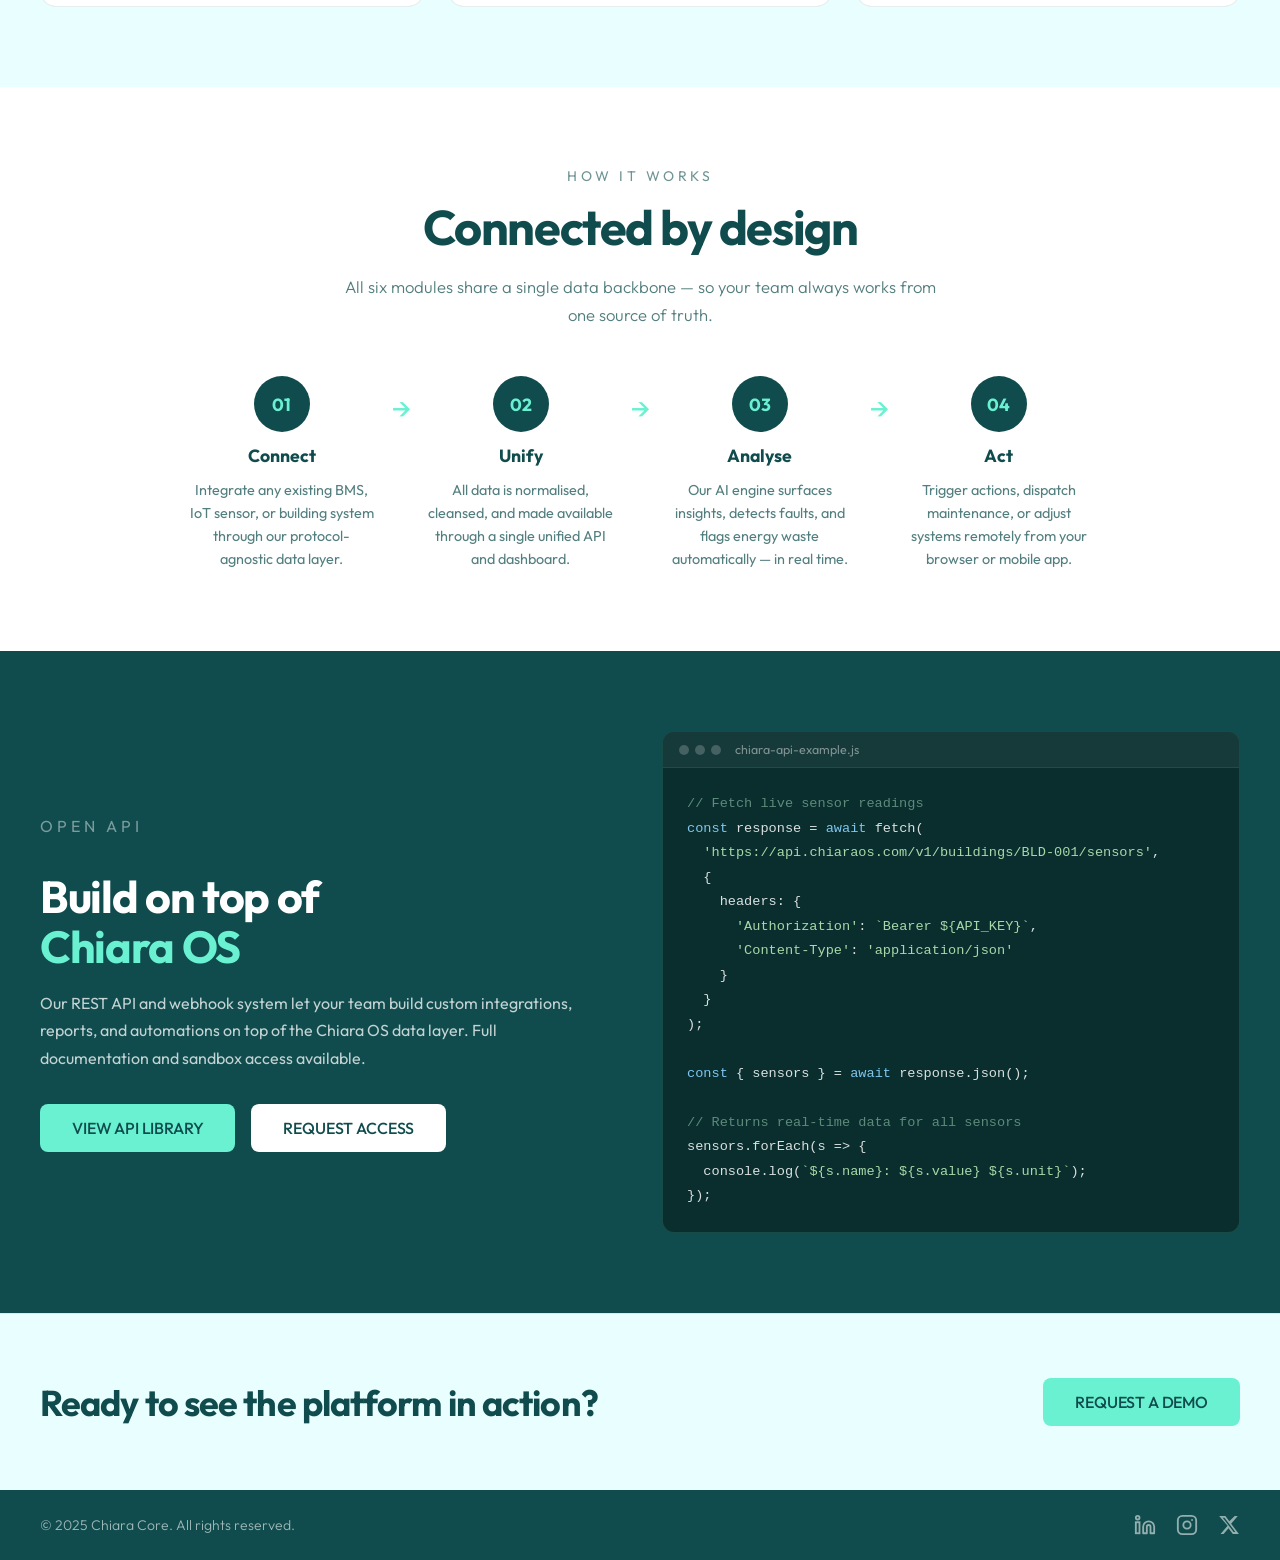
<file: platform.html>
<!DOCTYPE html>
<html lang="en">
<head>
  <meta charset="UTF-8" />
  <meta name="viewport" content="width=device-width, initial-scale=1.0" />
  <title>Platform – Chiara Core</title>
  <meta name="description" content="Explore the full Chiara OS platform — Cloud BMS, Building BI, Digital Maintenance, Data Layer, IoT Platform, and Mobile App." />
  <link rel="preconnect" href="https://fonts.googleapis.com" />
  <link rel="preconnect" href="https://fonts.gstatic.com" crossorigin />
  <link href="https://fonts.googleapis.com/css2?family=Outfit:wght@300;400;500;600;700&display=swap" rel="stylesheet" />
  <link rel="stylesheet" href="style.css" />
  <link rel="stylesheet" href="pages.css" />
</head>
<body>

  <!-- NAV -->
  <nav class="nav">
    <div class="nav__inner">
      <a href="index.html" class="nav__logo">
        <img src="/assets/logo.png" alt="Chiara Core" />
      </a>
      <button class="nav__hamburger" aria-label="Open menu" aria-expanded="false">
        <span></span><span></span><span></span>
      </button>
      <ul class="nav__links">
        <li><a href="platform.html" class="active">Platform</a></li>
        <li><a href="solution.html">Solution</a></li>
        <li><a href="about.html">About Us</a></li>
      </ul>
      <a href="index.html#demo" class="btn btn--teal btn--sm nav__cta">Request a Demo</a>
    </div>
  </nav>

  <!-- PAGE HERO -->
  <section class="page-hero page-hero--dark">
    <div class="page-hero__bg"></div>
    <div class="container page-hero__inner">
      <p class="page-hero__eyebrow">THE PLATFORM</p>
      <h1 class="page-hero__title">
        One platform.<br />
        <span class="text-teal">Every building need.</span>
      </h1>
      <p class="page-hero__sub">
        Chiara OS brings together six powerful modules into a single unified platform — giving building owners, operators, and managers complete visibility and control.
      </p>
    </div>
    <div class="page-hero__deco page-hero__deco--right"></div>
  </section>

  <!-- PLATFORM OVERVIEW GRID -->
  <section class="platform-grid">
    <div class="container">
      <div class="platform-grid__items">

        <div class="platform-card platform-card--featured">
          <div class="platform-card__icon">
            <svg width="40" height="40" viewBox="0 0 40 40" fill="none"><rect x="4" y="4" width="32" height="32" rx="6" stroke="#69f1d1" stroke-width="2.5"/><path d="M12 20h16M12 14h10M12 26h7" stroke="#69f1d1" stroke-width="2.5" stroke-linecap="round"/></svg>
          </div>
          <h3>Cloud BMS</h3>
          <p>Monitor and control HVAC, lighting, access, and every building system from one cloud-based dashboard. No on-site servers required.</p>
          <ul class="platform-card__list">
            <li>Real-time monitoring &amp; alerts</li>
            <li>Remote control of all systems</li>
            <li>Fault detection &amp; diagnostics</li>
            <li>Historical data &amp; trend analysis</li>
          </ul>
          <a href="index.html#demo" class="btn btn--teal platform-card__cta">Learn More</a>
        </div>

        <div class="platform-card">
          <div class="platform-card__icon">
            <svg width="40" height="40" viewBox="0 0 40 40" fill="none"><path d="M8 30l8-10 6 6 6-8 8 12" stroke="#69f1d1" stroke-width="2.5" stroke-linecap="round" stroke-linejoin="round"/><rect x="4" y="4" width="32" height="32" rx="6" stroke="#69f1d1" stroke-width="2.5"/></svg>
          </div>
          <h3>Building BI</h3>
          <p>Transform raw building data into actionable intelligence with advanced dashboards, custom reports, and predictive analytics.</p>
          <ul class="platform-card__list">
            <li>Custom KPI dashboards</li>
            <li>Energy benchmarking</li>
            <li>Portfolio-level reporting</li>
            <li>AI-driven recommendations</li>
          </ul>
          <a href="index.html#demo" class="btn btn--outline platform-card__cta">Learn More</a>
        </div>

        <div class="platform-card">
          <div class="platform-card__icon">
            <svg width="40" height="40" viewBox="0 0 40 40" fill="none"><path d="M20 8v4M20 28v4M8 20h4M28 20h4" stroke="#69f1d1" stroke-width="2.5" stroke-linecap="round"/><circle cx="20" cy="20" r="8" stroke="#69f1d1" stroke-width="2.5"/><circle cx="20" cy="20" r="3" fill="#69f1d1"/></svg>
          </div>
          <h3>Digital Maintenance</h3>
          <p>Digitise your entire maintenance operation — from planned preventative maintenance to reactive work orders and compliance tracking.</p>
          <ul class="platform-card__list">
            <li>Work order management</li>
            <li>Planned preventative maintenance</li>
            <li>Contractor management</li>
            <li>Asset register &amp; lifecycle tracking</li>
          </ul>
          <a href="index.html#demo" class="btn btn--outline platform-card__cta">Learn More</a>
        </div>

        <div class="platform-card">
          <div class="platform-card__icon">
            <svg width="40" height="40" viewBox="0 0 40 40" fill="none"><ellipse cx="20" cy="14" rx="12" ry="6" stroke="#69f1d1" stroke-width="2.5"/><path d="M8 14v6c0 3.314 5.373 6 12 6s12-2.686 12-6v-6" stroke="#69f1d1" stroke-width="2.5"/><path d="M8 20v6c0 3.314 5.373 6 12 6s12-2.686 12-6v-6" stroke="#69f1d1" stroke-width="2.5"/></svg>
          </div>
          <h3>Data Layer</h3>
          <p>A powerful integration layer that normalises data from any BMS, IoT device, or third-party system into a unified, queryable data stream.</p>
          <ul class="platform-card__list">
            <li>Protocol-agnostic integrations</li>
            <li>BACnet, Modbus, MQTT &amp; more</li>
            <li>Open API access</li>
            <li>Real-time data streaming</li>
          </ul>
          <a href="index.html#demo" class="btn btn--outline platform-card__cta">Learn More</a>
        </div>

        <div class="platform-card">
          <div class="platform-card__icon">
            <svg width="40" height="40" viewBox="0 0 40 40" fill="none"><path d="M10 20a10 10 0 1 1 20 0 10 10 0 0 1-20 0z" stroke="#69f1d1" stroke-width="2.5"/><path d="M20 10v10l6 4" stroke="#69f1d1" stroke-width="2.5" stroke-linecap="round"/></svg>
          </div>
          <h3>IoT Platform</h3>
          <p>Connect, provision, and manage thousands of IoT sensors and devices across your entire property portfolio from a single cloud platform.</p>
          <ul class="platform-card__list">
            <li>Device provisioning &amp; management</li>
            <li>Edge computing support</li>
            <li>Scalable cloud infrastructure</li>
            <li>Security &amp; firmware OTA updates</li>
          </ul>
          <a href="index.html#demo" class="btn btn--outline platform-card__cta">Learn More</a>
        </div>

        <div class="platform-card">
          <div class="platform-card__icon">
            <svg width="40" height="40" viewBox="0 0 40 40" fill="none"><rect x="13" y="4" width="14" height="24" rx="3" stroke="#69f1d1" stroke-width="2.5"/><path d="M18 32h4M20 28v4" stroke="#69f1d1" stroke-width="2.5" stroke-linecap="round"/></svg>
          </div>
          <h3>Chiara Mobile App</h3>
          <p>Take full platform control wherever you are. Available on iOS and Android, the Chiara app puts your entire building estate in your pocket.</p>
          <ul class="platform-card__list">
            <li>Live system status &amp; alerts</li>
            <li>Remote controls &amp; overrides</li>
            <li>Maintenance task management</li>
            <li>Available on iOS &amp; Android</li>
          </ul>
          <div class="platform-card__stores">
            <a href="#" class="store-btn"><img src="/assets/google-play.png" alt="Google Play" /></a>
            <a href="#" class="store-btn"><img src="/assets/app-store.png" alt="App Store" /></a>
          </div>
        </div>

      </div>
    </div>
  </section>

  <!-- HOW IT WORKS -->
  <section class="how-it-works">
    <div class="container">
      <p class="section-eyebrow">HOW IT WORKS</p>
      <h2 class="section-title">Connected by design</h2>
      <p class="section-sub">All six modules share a single data backbone — so your team always works from one source of truth.</p>

      <div class="hiw-steps">
        <div class="hiw-step">
          <div class="hiw-step__num">01</div>
          <h4>Connect</h4>
          <p>Integrate any existing BMS, IoT sensor, or building system through our protocol-agnostic data layer.</p>
        </div>
        <div class="hiw-arrow">→</div>
        <div class="hiw-step">
          <div class="hiw-step__num">02</div>
          <h4>Unify</h4>
          <p>All data is normalised, cleansed, and made available through a single unified API and dashboard.</p>
        </div>
        <div class="hiw-arrow">→</div>
        <div class="hiw-step">
          <div class="hiw-step__num">03</div>
          <h4>Analyse</h4>
          <p>Our AI engine surfaces insights, detects faults, and flags energy waste automatically — in real time.</p>
        </div>
        <div class="hiw-arrow">→</div>
        <div class="hiw-step">
          <div class="hiw-step__num">04</div>
          <h4>Act</h4>
          <p>Trigger actions, dispatch maintenance, or adjust systems remotely from your browser or mobile app.</p>
        </div>
      </div>
    </div>
  </section>

  <!-- API SECTION -->
  <section class="api-section">
    <div class="container api-section__inner">
      <div class="api-section__text">
        <p class="section-eyebrow" style="text-align:left;">OPEN API</p>
        <h2>Build on top of<br /><span class="text-teal">Chiara OS</span></h2>
        <p>Our REST API and webhook system let your team build custom integrations, reports, and automations on top of the Chiara OS data layer. Full documentation and sandbox access available.</p>
        <div class="api-section__ctas">
          <a href="index.html#demo" class="btn btn--teal">View API Library</a>
          <a href="index.html#demo" class="btn btn--white">Request Access</a>
        </div>
      </div>
      <div class="api-section__code">
        <div class="code-block">
          <div class="code-block__bar">
            <span class="code-block__dot"></span>
            <span class="code-block__dot"></span>
            <span class="code-block__dot"></span>
            <span class="code-block__label">chiara-api-example.js</span>
          </div>
          <pre><code><span class="code-comment">// Fetch live sensor readings</span>
<span class="code-keyword">const</span> response = <span class="code-keyword">await</span> fetch(
  <span class="code-string">'https://api.chiaraos.com/v1/buildings/BLD-001/sensors'</span>,
  {
    headers: {
      <span class="code-string">'Authorization'</span>: <span class="code-string">`Bearer ${API_KEY}`</span>,
      <span class="code-string">'Content-Type'</span>: <span class="code-string">'application/json'</span>
    }
  }
);

<span class="code-keyword">const</span> { sensors } = <span class="code-keyword">await</span> response.json();

<span class="code-comment">// Returns real-time data for all sensors</span>
sensors.forEach(s => {
  console.log(<span class="code-string">`${s.name}: ${s.value} ${s.unit}`</span>);
});</code></pre>
        </div>
      </div>
    </div>
  </section>

  <!-- CTA STRIP -->
  <section class="cta-strip">
    <div class="container cta-strip__inner">
      <h2>Ready to see the platform in action?</h2>
      <a href="index.html#demo" class="btn btn--teal">Request a Demo</a>
    </div>
  </section>

  <!-- FOOTER -->
  <footer class="footer">
    <div class="container footer__inner">
      <p class="footer__copy">&copy; 2025 Chiara Core. All rights reserved.</p>
      <div class="footer__socials">
        <a href="#" aria-label="LinkedIn" class="footer__social"><svg width="22" height="22" viewBox="0 0 24 24" fill="none"><path d="M16 8a6 6 0 0 1 6 6v7h-4v-7a2 2 0 0 0-2-2 2 2 0 0 0-2 2v7h-4v-7a6 6 0 0 1 6-6z" stroke="currentColor" stroke-width="2" stroke-linecap="round" stroke-linejoin="round"/><rect x="2" y="9" width="4" height="12" stroke="currentColor" stroke-width="2"/><circle cx="4" cy="4" r="2" stroke="currentColor" stroke-width="2"/></svg></a>
        <a href="#" aria-label="Instagram" class="footer__social"><svg width="22" height="22" viewBox="0 0 24 24" fill="none"><rect x="2" y="2" width="20" height="20" rx="5" stroke="currentColor" stroke-width="2"/><circle cx="12" cy="12" r="4" stroke="currentColor" stroke-width="2"/><circle cx="17.5" cy="6.5" r="1" fill="currentColor"/></svg></a>
        <a href="#" aria-label="X" class="footer__social"><svg width="22" height="22" viewBox="0 0 24 24" fill="currentColor"><path d="M18.244 2.25h3.308l-7.227 8.26 8.502 11.24H16.17l-4.714-6.231-5.401 6.231H2.747l7.73-8.835L1.254 2.25H8.08l4.264 5.634L18.244 2.25zm-1.161 17.52h1.833L7.084 4.126H5.117L17.083 19.77z"/></svg></a>
      </div>
    </div>
  </footer>

  <script src="main.js"></script>
</body>
</html>
</file>
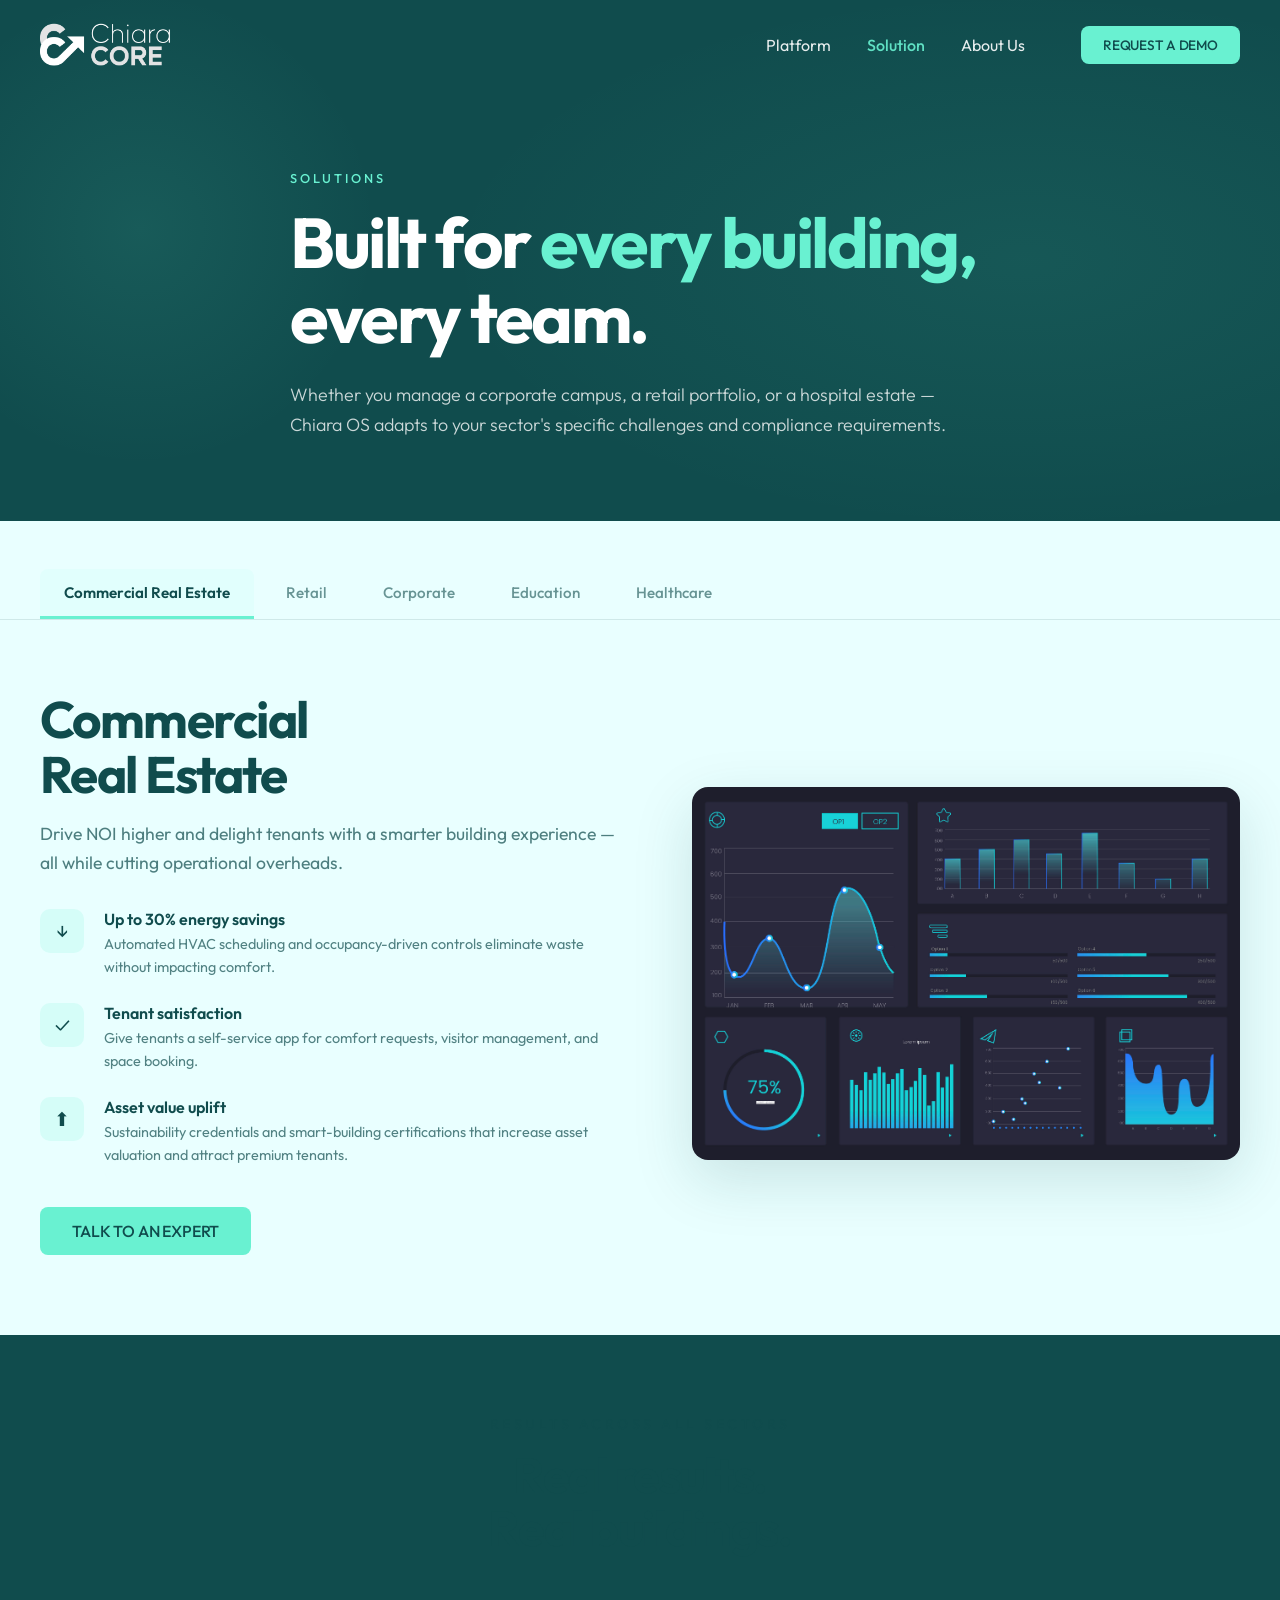
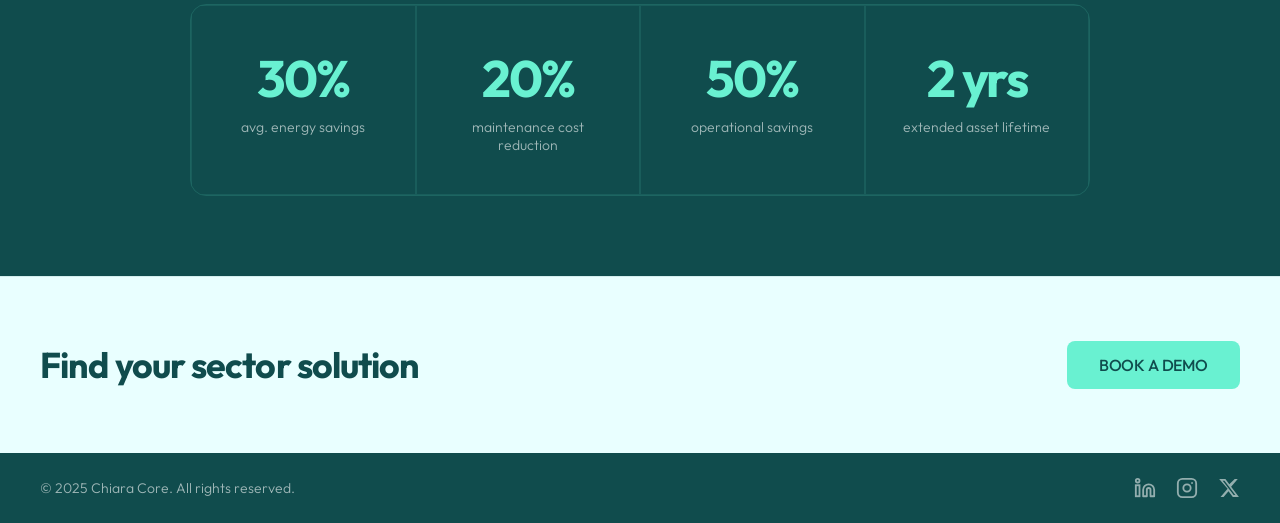
<file: solution.html>
<!DOCTYPE html>
<html lang="en">
<head>
  <meta charset="UTF-8" />
  <meta name="viewport" content="width=device-width, initial-scale=1.0" />
  <title>Solutions – Chiara Core</title>
  <meta name="description" content="Chiara OS solutions tailored for Commercial Real Estate, Retail, Corporate, Education, and Healthcare buildings." />
  <link rel="preconnect" href="https://fonts.googleapis.com" />
  <link rel="preconnect" href="https://fonts.gstatic.com" crossorigin />
  <link href="https://fonts.googleapis.com/css2?family=Outfit:wght@300;400;500;600;700&display=swap" rel="stylesheet" />
  <link rel="stylesheet" href="style.css" />
  <link rel="stylesheet" href="pages.css" />
</head>
<body>

  <!-- NAV -->
  <nav class="nav">
    <div class="nav__inner">
      <a href="index.html" class="nav__logo">
        <img src="/assets/logo.png" alt="Chiara Core" />
      </a>
      <button class="nav__hamburger" aria-label="Open menu" aria-expanded="false">
        <span></span><span></span><span></span>
      </button>
      <ul class="nav__links">
        <li><a href="platform.html">Platform</a></li>
        <li><a href="solution.html" class="active">Solution</a></li>
        <li><a href="about.html">About Us</a></li>
      </ul>
      <a href="index.html#demo" class="btn btn--teal btn--sm nav__cta">Request a Demo</a>
    </div>
  </nav>

  <!-- PAGE HERO -->
  <section class="page-hero page-hero--dark">
    <div class="page-hero__bg"></div>
    <div class="container page-hero__inner">
      <p class="page-hero__eyebrow">SOLUTIONS</p>
      <h1 class="page-hero__title">
        Built for <span class="text-teal">every building,</span><br />
        every team.
      </h1>
      <p class="page-hero__sub">
        Whether you manage a corporate campus, a retail portfolio, or a hospital estate — Chiara OS adapts to your sector's specific challenges and compliance requirements.
      </p>
    </div>
    <div class="page-hero__deco page-hero__deco--left"></div>
  </section>

  <!-- SOLUTION TABS NAV -->
  <section class="sol-tabs-section">
    <div class="container">
      <div class="sol-tabs" role="tablist">
        <button class="sol-tab sol-tab--active" data-sol="cre" role="tab">Commercial Real Estate</button>
        <button class="sol-tab" data-sol="retail" role="tab">Retail</button>
        <button class="sol-tab" data-sol="corporate" role="tab">Corporate</button>
        <button class="sol-tab" data-sol="education" role="tab">Education</button>
        <button class="sol-tab" data-sol="healthcare" role="tab">Healthcare</button>
      </div>
    </div>
  </section>

  <!-- SOLUTION PANELS -->

  <!-- CRE -->
  <section class="sol-panel sol-panel--active" data-sol-panel="cre">
    <div class="container sol-panel__inner">
      <div class="sol-panel__text">
        <h2>Commercial<br />Real Estate</h2>
        <p class="sol-panel__intro">Drive NOI higher and delight tenants with a smarter building experience — all while cutting operational overheads.</p>
        <div class="sol-panel__benefits">
          <div class="sol-benefit">
            <div class="sol-benefit__icon teal">↓</div>
            <div>
              <strong>Up to 30% energy savings</strong>
              <p>Automated HVAC scheduling and occupancy-driven controls eliminate waste without impacting comfort.</p>
            </div>
          </div>
          <div class="sol-benefit">
            <div class="sol-benefit__icon teal">✓</div>
            <div>
              <strong>Tenant satisfaction</strong>
              <p>Give tenants a self-service app for comfort requests, visitor management, and space booking.</p>
            </div>
          </div>
          <div class="sol-benefit">
            <div class="sol-benefit__icon teal">⬆</div>
            <div>
              <strong>Asset value uplift</strong>
              <p>Sustainability credentials and smart-building certifications that increase asset valuation and attract premium tenants.</p>
            </div>
          </div>
        </div>
        <a href="index.html#demo" class="btn btn--teal">Talk to an Expert</a>
      </div>
      <div class="sol-panel__image">
        <img src="/assets/dashboard.png" alt="Commercial Real Estate Dashboard" />
      </div>
    </div>
  </section>

  <!-- RETAIL -->
  <section class="sol-panel" data-sol-panel="retail">
    <div class="container sol-panel__inner">
      <div class="sol-panel__text">
        <h2>Retail</h2>
        <p class="sol-panel__intro">Deliver consistent in-store environments across hundreds of locations while giving your FM team a single pane of glass for the entire estate.</p>
        <div class="sol-panel__benefits">
          <div class="sol-benefit">
            <div class="sol-benefit__icon teal">⚡</div>
            <div>
              <strong>Centralised multi-site control</strong>
              <p>Manage lighting, HVAC, and refrigeration across every store from one cloud dashboard.</p>
            </div>
          </div>
          <div class="sol-benefit">
            <div class="sol-benefit__icon teal">📋</div>
            <div>
              <strong>Compliance made easy</strong>
              <p>Automated compliance logs, temperature monitoring records, and audit trails always at hand.</p>
            </div>
          </div>
          <div class="sol-benefit">
            <div class="sol-benefit__icon teal">↓</div>
            <div>
              <strong>Reduce maintenance costs by 20%</strong>
              <p>Planned preventative maintenance and fault detection keep equipment running longer for less.</p>
            </div>
          </div>
        </div>
        <a href="index.html#demo" class="btn btn--teal">Talk to an Expert</a>
      </div>
      <div class="sol-panel__image">
        <img src="/assets/building-interface.png" alt="Retail Dashboard" />
      </div>
    </div>
  </section>

  <!-- CORPORATE -->
  <section class="sol-panel" data-sol-panel="corporate">
    <div class="container sol-panel__inner">
      <div class="sol-panel__text">
        <h2>Corporate</h2>
        <p class="sol-panel__intro">Create a workplace your people love — and give your FM, IT, and sustainability teams the tools to manage it efficiently.</p>
        <div class="sol-panel__benefits">
          <div class="sol-benefit">
            <div class="sol-benefit__icon teal">🏢</div>
            <div>
              <strong>Space optimisation</strong>
              <p>Occupancy analytics reveal how space is actually used, helping you right-size your estate and reduce real estate costs.</p>
            </div>
          </div>
          <div class="sol-benefit">
            <div class="sol-benefit__icon teal">🌱</div>
            <div>
              <strong>ESG &amp; net zero reporting</strong>
              <p>Automated carbon accounting and GRESB-ready reports to support your sustainability commitments.</p>
            </div>
          </div>
          <div class="sol-benefit">
            <div class="sol-benefit__icon teal">👤</div>
            <div>
              <strong>Employee experience</strong>
              <p>Desk booking, room scheduling, and comfort controls all in one employee-facing mobile app.</p>
            </div>
          </div>
        </div>
        <a href="index.html#demo" class="btn btn--teal">Talk to an Expert</a>
      </div>
      <div class="sol-panel__image">
        <img src="/assets/cloud-bms.png" alt="Corporate Dashboard" />
      </div>
    </div>
  </section>

  <!-- EDUCATION -->
  <section class="sol-panel" data-sol-panel="education">
    <div class="container sol-panel__inner">
      <div class="sol-panel__text">
        <h2>Education</h2>
        <p class="sol-panel__intro">From single schools to multi-campus universities — Chiara OS helps education estates cut costs and meet sustainability targets.</p>
        <div class="sol-panel__benefits">
          <div class="sol-benefit">
            <div class="sol-benefit__icon teal">📚</div>
            <div>
              <strong>Term-time scheduling</strong>
              <p>Automatically adjust HVAC and lighting to term calendars, saving energy during holidays and evenings.</p>
            </div>
          </div>
          <div class="sol-benefit">
            <div class="sol-benefit__icon teal">💡</div>
            <div>
              <strong>Indoor air quality</strong>
              <p>CO₂, temperature, and humidity monitoring ensures optimal learning environments that improve student performance.</p>
            </div>
          </div>
          <div class="sol-benefit">
            <div class="sol-benefit__icon teal">📊</div>
            <div>
              <strong>DfE compliance reporting</strong>
              <p>Pre-built reports for Condition Improvement Fund applications and energy management obligations.</p>
            </div>
          </div>
        </div>
        <a href="index.html#demo" class="btn btn--teal">Talk to an Expert</a>
      </div>
      <div class="sol-panel__image">
        <img src="/assets/dashboard.png" alt="Education Dashboard" />
      </div>
    </div>
  </section>

  <!-- HEALTHCARE -->
  <section class="sol-panel" data-sol-panel="healthcare">
    <div class="container sol-panel__inner">
      <div class="sol-panel__text">
        <h2>Healthcare</h2>
        <p class="sol-panel__intro">Maintain critical environments with confidence. Chiara OS is built to meet the stringent compliance, resilience, and lifecycle requirements of healthcare estates.</p>
        <div class="sol-panel__benefits">
          <div class="sol-benefit">
            <div class="sol-benefit__icon teal">🏥</div>
            <div>
              <strong>Critical environment monitoring</strong>
              <p>24/7 monitoring of operating theatres, clean rooms, and server rooms with instant escalation alerts.</p>
            </div>
          </div>
          <div class="sol-benefit">
            <div class="sol-benefit__icon teal">📋</div>
            <div>
              <strong>HTM compliance</strong>
              <p>Built-in workflows and audit trails to support HTM 03-01, HTM 04-01, and other NHS estate standards.</p>
            </div>
          </div>
          <div class="sol-benefit">
            <div class="sol-benefit__icon teal">🔧</div>
            <div>
              <strong>Planned maintenance</strong>
              <p>Never miss a statutory inspection. Automated scheduling ensures all critical assets are maintained on time, every time.</p>
            </div>
          </div>
        </div>
        <a href="index.html#demo" class="btn btn--teal">Talk to an Expert</a>
      </div>
      <div class="sol-panel__image">
        <img src="/assets/building-interface.png" alt="Healthcare Dashboard" />
      </div>
    </div>
  </section>

  <!-- RESULTS STATS -->
  <section class="results-stats">
    <div class="container">
      <p class="section-eyebrow">RESULTS ACROSS ALL SECTORS</p>
      <h2 class="section-title text-white">Real results.<br />Real buildings.</h2>
      <div class="results-grid">
        <div class="result-item">
          <div class="result-num">30%</div>
          <div class="result-label">avg. energy savings</div>
        </div>
        <div class="result-item">
          <div class="result-num">20%</div>
          <div class="result-label">maintenance cost reduction</div>
        </div>
        <div class="result-item">
          <div class="result-num">50%</div>
          <div class="result-label">operational savings</div>
        </div>
        <div class="result-item">
          <div class="result-num">2 yrs</div>
          <div class="result-label">extended asset lifetime</div>
        </div>
      </div>
    </div>
  </section>

  <!-- CTA STRIP -->
  <section class="cta-strip">
    <div class="container cta-strip__inner">
      <h2>Find your sector solution</h2>
      <a href="index.html#demo" class="btn btn--teal">Book a Demo</a>
    </div>
  </section>

  <!-- FOOTER -->
  <footer class="footer">
    <div class="container footer__inner">
      <p class="footer__copy">&copy; 2025 Chiara Core. All rights reserved.</p>
      <div class="footer__socials">
        <a href="#" aria-label="LinkedIn" class="footer__social"><svg width="22" height="22" viewBox="0 0 24 24" fill="none"><path d="M16 8a6 6 0 0 1 6 6v7h-4v-7a2 2 0 0 0-2-2 2 2 0 0 0-2 2v7h-4v-7a6 6 0 0 1 6-6z" stroke="currentColor" stroke-width="2" stroke-linecap="round" stroke-linejoin="round"/><rect x="2" y="9" width="4" height="12" stroke="currentColor" stroke-width="2"/><circle cx="4" cy="4" r="2" stroke="currentColor" stroke-width="2"/></svg></a>
        <a href="#" aria-label="Instagram" class="footer__social"><svg width="22" height="22" viewBox="0 0 24 24" fill="none"><rect x="2" y="2" width="20" height="20" rx="5" stroke="currentColor" stroke-width="2"/><circle cx="12" cy="12" r="4" stroke="currentColor" stroke-width="2"/><circle cx="17.5" cy="6.5" r="1" fill="currentColor"/></svg></a>
        <a href="#" aria-label="X" class="footer__social"><svg width="22" height="22" viewBox="0 0 24 24" fill="currentColor"><path d="M18.244 2.25h3.308l-7.227 8.26 8.502 11.24H16.17l-4.714-6.231-5.401 6.231H2.747l7.73-8.835L1.254 2.25H8.08l4.264 5.634L18.244 2.25zm-1.161 17.52h1.833L7.084 4.126H5.117L17.083 19.77z"/></svg></a>
      </div>
    </div>
  </footer>

  <script src="main.js"></script>
  <script src="solution.js"></script>
</body>
</html>
</file>
<file: style.css>
/* ═══════════════════════════════════════════════════════════════
   CHIARA CORE — Main Stylesheet
   Colors: Dark teal #104c4d | Teal accent #69f1d1 | Cream #e9ffff
   Fonts: Outfit (Google Fonts)
═══════════════════════════════════════════════════════════════ */

/* ─── RESET & BASE ─────────────────────────────────────────── */
*, *::before, *::after { box-sizing: border-box; margin: 0; padding: 0; }

:root {
  --dark:   #104c4d;
  --teal:   #69f1d1;
  --teal2:  #69f0d1;
  --cream:  #e9ffff;
  --white:  #ffffff;
  --black:  #000000;
  --font:   'Outfit', sans-serif;
  --radius: 8px;
  --max-w:  1280px;
  --nav-h:  90px;
}

html { scroll-behavior: smooth; }

body {
  font-family: var(--font);
  background: var(--cream);
  color: var(--dark);
  overflow-x: hidden;
  -webkit-font-smoothing: antialiased;
}

img { display: block; max-width: 100%; height: auto; }
a  { text-decoration: none; color: inherit; }
ul { list-style: none; }
button { cursor: pointer; font-family: var(--font); border: none; background: none; }

/* ─── UTILITY ────────────────────────────────────────────────── */
.container {
  width: 100%;
  max-width: var(--max-w);
  margin: 0 auto;
  padding: 0 40px;
}

.text-teal  { color: var(--teal); }
.text-white { color: var(--white); }
.text-dark  { color: var(--dark); }

.section-eyebrow {
  text-align: center;
  letter-spacing: 0.25em;
  text-transform: uppercase;
  font-size: 0.875rem;
  font-weight: 400;
  color: var(--dark);
  opacity: 0.6;
  margin-bottom: 1rem;
}

/* ─── BUTTONS ────────────────────────────────────────────────── */
.btn {
  display: inline-flex;
  align-items: center;
  justify-content: center;
  padding: 14px 32px;
  border-radius: var(--radius);
  font-size: 1rem;
  font-weight: 500;
  letter-spacing: -0.01em;
  text-transform: uppercase;
  transition: transform 0.18s ease, box-shadow 0.18s ease, opacity 0.18s ease;
  white-space: nowrap;
}
.btn:hover  { transform: translateY(-2px); box-shadow: 0 8px 24px rgba(0,0,0,0.18); }
.btn:active { transform: translateY(0);    box-shadow: none; }

.btn--teal  { background: var(--teal);  color: var(--dark); }
.btn--white { background: var(--white); color: var(--dark); }
.btn--dark  { background: var(--dark);  color: var(--white); }
.btn--sm    { padding: 10px 22px; font-size: 0.85rem; }

/* ─── NAV ────────────────────────────────────────────────────── */
.nav {
  position: fixed;
  top: 0; left: 0; right: 0;
  z-index: 100;
  transition: background 0.3s ease, box-shadow 0.3s ease;
}
.nav.scrolled {
  background: rgba(16,76,77,0.97);
  backdrop-filter: blur(12px);
  box-shadow: 0 2px 20px rgba(0,0,0,0.3);
}
.nav__inner {
  max-width: var(--max-w);
  margin: 0 auto;
  padding: 0 40px;
  height: var(--nav-h);
  display: flex;
  align-items: center;
  gap: 40px;
}
.nav__logo { flex-shrink: 0; }
.nav__logo img { height: 52px; width: auto; }

.nav__links {
  display: flex;
  gap: 36px;
  margin-left: auto;
}
.nav__links a {
  color: var(--white);
  font-size: 1rem;
  font-weight: 400;
  opacity: 0.9;
  transition: opacity 0.2s;
}
.nav__links a:hover { opacity: 1; }

.nav__cta { margin-left: 16px; }

.nav__hamburger {
  display: none;
  flex-direction: column;
  gap: 5px;
  margin-left: auto;
  padding: 6px;
}
.nav__hamburger span {
  display: block;
  width: 24px; height: 2px;
  background: var(--white);
  border-radius: 2px;
  transition: transform 0.3s ease, opacity 0.3s ease;
}
.nav__hamburger.open span:nth-child(1) { transform: translateY(7px) rotate(45deg); }
.nav__hamburger.open span:nth-child(2) { opacity: 0; }
.nav__hamburger.open span:nth-child(3) { transform: translateY(-7px) rotate(-45deg); }

/* ─── HERO ────────────────────────────────────────────────────── */
.hero {
  position: relative;
  background: var(--dark);
  min-height: 100vh;
  display: flex;
  align-items: center;
  overflow: hidden;
  padding-top: var(--nav-h);
}
.hero__bg {
  position: absolute;
  inset: 0;
  background: radial-gradient(ellipse 80% 60% at 70% 40%, rgba(105,241,209,0.08) 0%, transparent 70%);
  pointer-events: none;
}

.hero__content {
  position: relative;
  z-index: 2;
  max-width: var(--max-w);
  margin: 0 auto;
  padding: 80px 40px 100px;
  width: 100%;
}
.hero__headline {
  font-size: clamp(2.6rem, 5.5vw, 5.5rem);
  font-weight: 700;
  line-height: 1.08;
  letter-spacing: -0.035em;
  color: var(--white);
  margin-bottom: 2rem;
  max-width: 820px;
}
.hero__sub {
  font-size: clamp(1rem, 1.5vw, 1.35rem);
  font-weight: 300;
  line-height: 1.65;
  color: rgba(255,255,255,0.82);
  max-width: 700px;
  margin-bottom: 2.5rem;
}
.hero__ctas {
  display: flex;
  flex-wrap: wrap;
  gap: 16px;
}

.hero__image {
  position: absolute;
  right: 0; top: 0; bottom: 0;
  width: 46%;
  pointer-events: none;
  overflow: hidden;
}
.hero__image img {
  width: 100%;
  height: 100%;
  object-fit: cover;
  object-position: left center;
  mix-blend-mode: screen;
  opacity: 0.9;
}

.hero__ellipse-left {
  position: absolute;
  left: -80px; top: 52%;
  width: 400px; height: 400px;
  border-radius: 50%;
  background: radial-gradient(circle, rgba(105,241,209,0.18) 0%, transparent 70%);
  pointer-events: none;
}
.hero__ellipse-right {
  position: absolute;
  right: 5%; top: 30%;
  width: 500px; height: 500px;
  border-radius: 50%;
  background: radial-gradient(circle, rgba(105,241,209,0.10) 0%, transparent 70%);
  pointer-events: none;
}

/* ─── DASHBOARD SHOT ─────────────────────────────────────────── */
.dashboard-shot {
  background: var(--cream);
  padding: 0 0 60px;
}
.dashboard-shot__frame {
  max-width: 1100px;
  margin: -60px auto 0;
  border-radius: 32px;
  overflow: hidden;
  box-shadow: -5px 37px 77px 6px rgba(0,0,0,0.28);
}
.dashboard-shot__frame img { width: 100%; border-radius: 32px; }

/* ─── STATS ──────────────────────────────────────────────────── */
.stats {
  background: var(--cream);
  padding: 90px 0 80px;
  text-align: center;
}
.stats__headline {
  font-size: clamp(2.2rem, 4.5vw, 4.8rem);
  font-weight: 700;
  line-height: 1.1;
  letter-spacing: -0.035em;
  margin-bottom: 1.2rem;
}
.stats__sub {
  font-size: clamp(1rem, 1.4vw, 1.3rem);
  font-weight: 300;
  color: var(--dark);
  opacity: 0.75;
  margin-bottom: 2rem;
}
.stats .btn { margin-bottom: 60px; }

.stats__grid {
  display: grid;
  grid-template-columns: repeat(2, 1fr);
  gap: 0;
  max-width: 900px;
  margin: 0 auto;
  border: 1.5px solid rgba(16,76,77,0.18);
  border-radius: 16px;
  overflow: hidden;
}
.stats__item {
  padding: 48px 32px;
  display: flex;
  flex-direction: column;
  align-items: center;
  gap: 8px;
  border: 1px solid rgba(16,76,77,0.12);
  background: rgba(255,255,255,0.45);
  transition: background 0.25s;
}
.stats__item:hover { background: rgba(105,241,209,0.12); }

.stats__label-small {
  font-size: 1.1rem;
  font-weight: 300;
  color: var(--dark);
  opacity: 0.65;
  text-align: center;
}
.stats__number {
  font-size: clamp(3.5rem, 7vw, 7rem);
  font-weight: 700;
  line-height: 1;
  color: var(--dark);
  letter-spacing: -0.04em;
}
.stats__number--mixed { display: flex; align-items: baseline; gap: 12px; }
.stats__number--years { font-size: 0.55em; font-weight: 700; }
.stats__label {
  font-size: 1.1rem;
  font-weight: 300;
  color: var(--dark);
  opacity: 0.8;
  text-align: center;
}

/* ─── VALUE PROP ─────────────────────────────────────────────── */
.value-prop {
  position: relative;
  background: var(--dark);
  overflow: hidden;
  padding: 100px 0 0;
}
.value-prop__bg {
  position: absolute;
  inset: 0;
  background: radial-gradient(ellipse 100% 80% at 0% 50%, rgba(105,241,209,0.06) 0%, transparent 60%);
  pointer-events: none;
}
.value-prop__inner {
  position: relative;
  z-index: 2;
  display: flex;
  justify-content: space-between;
  align-items: flex-start;
  gap: 60px;
  flex-wrap: wrap;
  padding-bottom: 60px;
}
.value-prop__text {
  flex: 1 1 500px;
}
.value-prop__text h2 {
  font-size: clamp(2.2rem, 4.5vw, 4.8rem);
  font-weight: 700;
  line-height: 1.05;
  letter-spacing: -0.035em;
  margin-bottom: 1.8rem;
}
.value-prop__text p {
  font-size: clamp(1rem, 1.3vw, 1.25rem);
  font-weight: 300;
  line-height: 1.7;
  color: rgba(255,255,255,0.82);
  max-width: 480px;
}
.value-prop__actions {
  flex: 0 0 auto;
  display: flex;
  flex-direction: column;
  gap: 16px;
  justify-content: center;
  padding-top: 10px;
}
.value-prop__btn { min-width: 260px; }

.value-prop__image {
  margin-top: 40px;
  border-radius: 24px 24px 0 0;
  overflow: hidden;
}
.value-prop__image img {
  width: 100%;
  border-radius: 24px 24px 0 0;
  display: block;
}

/* ─── SOLUTION ───────────────────────────────────────────────── */
.solution {
  background: var(--cream);
  padding: 80px 0 48px;
  text-align: center;
}
.solution__headline {
  font-size: clamp(2rem, 3.5vw, 3.8rem);
  font-weight: 700;
  line-height: 1.1;
  letter-spacing: -0.03em;
  margin-bottom: 48px;
  color: var(--dark);
}
.solution__tabs {
  display: flex;
  flex-wrap: wrap;
  justify-content: center;
  gap: 16px;
}
.solution__tab {
  padding: 16px 28px;
  border-radius: 10px;
  font-size: clamp(0.85rem, 1.1vw, 1.05rem);
  font-weight: 500;
  background: var(--dark);
  color: var(--white);
  transition: all 0.2s ease;
}
.solution__tab:hover { opacity: 0.85; }
.solution__tab--active { background: var(--dark); color: var(--white); }
.solution__tab--teal { background: var(--teal); color: var(--dark); }

/* ─── PRODUCTS ───────────────────────────────────────────────── */
.products {
  background: var(--cream);
  padding-top: 24px;
  padding-bottom: 80px;
}

.product-tabs {
  display: flex;
  flex-wrap: wrap;
  gap: 0;
  max-width: var(--max-w);
  margin: 0 auto;
  padding: 0 40px;
}
.product-tab {
  font-size: clamp(0.8rem, 1vw, 0.95rem);
  font-weight: 400;
  color: var(--dark);
  padding: 10px 20px;
  border-bottom: 3px solid transparent;
  transition: color 0.2s, border-color 0.2s;
  white-space: nowrap;
  text-transform: capitalize;
}
.product-tab:hover { color: var(--dark); border-color: rgba(105,241,209,0.5); }
.product-tab--active { color: var(--dark); border-color: var(--teal); font-weight: 500; }

.product-tabs__underline {
  height: 1.5px;
  background: rgba(16,76,77,0.15);
  max-width: calc(var(--max-w) - 80px);
  margin: 0 auto 0;
}

/* Product panels */
.product-panel { display: none; }
.product-panel--active { display: block; }

.product-panel__inner {
  display: flex;
  align-items: center;
  gap: 60px;
  padding-top: 56px;
  flex-wrap: wrap;
}
.product-panel__text {
  flex: 1 1 420px;
}
.product-panel__text h2 {
  font-size: clamp(2.2rem, 4vw, 4.5rem);
  font-weight: 700;
  line-height: 1.1;
  letter-spacing: -0.03em;
  color: var(--white);
  margin-bottom: 1.2rem;
}
.product-panel__text p {
  font-size: clamp(1rem, 1.3vw, 1.2rem);
  font-weight: 300;
  line-height: 1.65;
  color: rgba(255,255,255,0.82);
  max-width: 560px;
}
.product-panel__image {
  flex: 1 1 400px;
}
.product-panel__image img {
  border-radius: 16px;
  width: 100%;
  box-shadow: 0 20px 60px rgba(0,0,0,0.35);
}

/* Dark panel background */
.product-panel {
  background: var(--dark);
}

/* ─── MOBILE APP ─────────────────────────────────────────────── */
.mobile-app {
  background: var(--white);
  padding: 80px 0;
}
.mobile-app__inner {
  display: flex;
  align-items: center;
  gap: 60px;
  flex-wrap: wrap;
}
.mobile-app__text {
  flex: 1 1 420px;
  text-align: center;
}
.mobile-app__text h2 {
  font-size: clamp(2rem, 3.5vw, 3.6rem);
  font-weight: 700;
  line-height: 1.1;
  letter-spacing: -0.03em;
  color: var(--dark);
  margin-bottom: 1.2rem;
}
.mobile-app__text p {
  font-size: clamp(1rem, 1.2vw, 1.2rem);
  font-weight: 300;
  line-height: 1.65;
  color: var(--dark);
  opacity: 0.8;
  max-width: 600px;
  margin: 0 auto 2rem;
}
.mobile-app__store-btns {
  display: flex;
  justify-content: center;
  gap: 20px;
  flex-wrap: wrap;
}
.store-btn img {
  height: 52px;
  width: auto;
  border-radius: 8px;
  transition: transform 0.18s ease;
}
.store-btn:hover img { transform: translateY(-3px); }

.mobile-app__image {
  flex: 1 1 400px;
}
.mobile-app__image img {
  width: 100%;
  border-radius: 16px;
}

/* ─── CTA ────────────────────────────────────────────────────── */
.cta {
  background: var(--white);
  padding: 80px 0 100px;
}
.cta__inner {
  display: flex;
  align-items: center;
  gap: 60px;
  flex-wrap: wrap;
}
.cta__text {
  flex: 1 1 400px;
}
.cta__text h2 {
  font-size: clamp(2.2rem, 4vw, 4.5rem);
  font-weight: 700;
  line-height: 1.1;
  letter-spacing: -0.03em;
  color: var(--dark);
  margin-bottom: 2rem;
}
.cta__image {
  flex: 1 1 380px;
}
.cta__image img {
  width: 100%;
  border-radius: 16px;
}

/* ─── FOOTER ─────────────────────────────────────────────────── */
.footer {
  background: var(--dark);
  padding: 24px 0;
}
.footer__inner {
  display: flex;
  align-items: center;
  justify-content: space-between;
  flex-wrap: wrap;
  gap: 16px;
}
.footer__copy {
  font-size: 0.875rem;
  color: rgba(255,255,255,0.6);
  font-weight: 300;
}
.footer__socials {
  display: flex;
  gap: 20px;
  align-items: center;
}
.footer__social {
  color: rgba(255,255,255,0.55);
  transition: color 0.2s;
  display: flex;
  align-items: center;
}
.footer__social:hover { color: var(--teal); }

/* ─── ANIMATIONS ─────────────────────────────────────────────── */
@keyframes fadeUp {
  from { opacity: 0; transform: translateY(30px); }
  to   { opacity: 1; transform: translateY(0); }
}
.animate-in {
  animation: fadeUp 0.65s cubic-bezier(0.22, 1, 0.36, 1) both;
}
.delay-1 { animation-delay: 0.1s; }
.delay-2 { animation-delay: 0.22s; }
.delay-3 { animation-delay: 0.36s; }

/* ─── RESPONSIVE ─────────────────────────────────────────────── */
@media (max-width: 1024px) {
  .hero__image { width: 40%; opacity: 0.5; }
  .value-prop__inner { flex-direction: column; gap: 40px; }
  .value-prop__actions { flex-direction: row; }
}

@media (max-width: 768px) {
  :root { --nav-h: 70px; }
  .container { padding: 0 20px; }

  /* Nav mobile */
  .nav__links, .nav__cta {
    display: none;
    flex-direction: column;
    position: absolute;
    top: var(--nav-h);
    left: 0; right: 0;
    background: var(--dark);
    padding: 24px 20px;
    gap: 16px;
  }
  .nav__links.open, .nav__cta.open {
    display: flex;
  }
  .nav__hamburger { display: flex; }
  .nav__inner { position: relative; }
  .nav.open .nav__links { display: flex; }
  .nav.open .nav__cta { display: flex; width: fit-content; }

  /* Mobile menu layout */
  .nav__links { z-index: 99; }
  .nav__cta { display: none; z-index: 99; margin-left: 20px; }
  .nav.open .nav__cta { display: inline-flex; }

  /* Hero */
  .hero { min-height: auto; padding-top: var(--nav-h); }
  .hero__image { display: none; }
  .hero__content { padding: 60px 20px 70px; }
  .hero__headline { font-size: 2.4rem; }
  .hero__sub { font-size: 1rem; }

  /* Stats */
  .stats__grid { grid-template-columns: 1fr; max-width: 400px; }

  /* Products */
  .product-tabs { gap: 4px; overflow-x: auto; flex-wrap: nowrap; padding-bottom: 4px; }
  .product-tab { font-size: 0.78rem; padding: 8px 14px; white-space: nowrap; }
  .product-panel__inner { flex-direction: column; gap: 40px; }
  .product-panel__inner.container { padding-top: 40px; }

  /* Value prop */
  .value-prop__actions { flex-direction: column; width: 100%; }
  .value-prop__btn { min-width: unset; width: 100%; }

  /* CTA */
  .cta__inner { flex-direction: column; gap: 40px; }

  /* Mobile app */
  .mobile-app__inner { flex-direction: column; }

  /* Footer */
  .footer__inner { justify-content: center; text-align: center; }

  /* Dashboard */
  .dashboard-shot__frame { margin-top: -20px; border-radius: 16px; }
}

@media (max-width: 480px) {
  .hero__headline { font-size: 1.9rem; }
  .hero__ctas { flex-direction: column; }
  .hero__ctas .btn { width: 100%; text-align: center; }
  .stats__number { font-size: 4rem; }
  .solution__tabs { gap: 10px; }
  .solution__tab { padding: 12px 18px; font-size: 0.85rem; }
}
</file>
<file: pages.css>
/* ═══════════════════════════════════════════════════════════════
   CHIARA CORE — Pages Stylesheet (platform, solution, about)
═══════════════════════════════════════════════════════════════ */

/* ─── NAV ACTIVE LINK ───────────────────────────────────────── */
.nav__links a.active {
  color: var(--teal);
  font-weight: 500;
}

/* ─── PAGE HERO ──────────────────────────────────────────────── */
.page-hero {
  position: relative;
  padding: calc(var(--nav-h) + 80px) 0 80px;
  overflow: hidden;
}
.page-hero--dark { background: var(--dark); }

.page-hero__bg {
  position: absolute;
  inset: 0;
  background: radial-gradient(ellipse 70% 80% at 80% 50%, rgba(105,241,209,0.07) 0%, transparent 65%);
  pointer-events: none;
}

.page-hero__inner {
  position: relative;
  z-index: 2;
  max-width: 780px;
}
.page-hero__inner--centered {
  max-width: var(--max-w);
  text-align: center;
  margin: 0 auto;
}

.page-hero__eyebrow {
  font-size: 0.8rem;
  letter-spacing: 0.22em;
  text-transform: uppercase;
  color: var(--teal);
  margin-bottom: 1.2rem;
  font-weight: 500;
}
.page-hero__title {
  font-size: clamp(2.8rem, 5.5vw, 5.2rem);
  font-weight: 700;
  line-height: 1.06;
  letter-spacing: -0.035em;
  color: var(--white);
  margin-bottom: 1.6rem;
}
.page-hero__title--center { text-align: center; }
.page-hero__sub {
  font-size: clamp(1rem, 1.4vw, 1.25rem);
  font-weight: 300;
  line-height: 1.7;
  color: rgba(255,255,255,0.78);
  max-width: 680px;
}
.page-hero__sub--center {
  margin: 0 auto;
  text-align: center;
}

.page-hero__deco {
  position: absolute;
  width: 480px; height: 480px;
  border-radius: 50%;
  background: radial-gradient(circle, rgba(105,241,209,0.09) 0%, transparent 70%);
  pointer-events: none;
}
.page-hero__deco--right  { right: -100px; top: 10%; }
.page-hero__deco--left   { left: -100px;  bottom: 10%; }
.page-hero__deco--both::before,
.page-hero__deco--both::after {
  content: '';
  position: absolute;
  width: 400px; height: 400px;
  border-radius: 50%;
  background: radial-gradient(circle, rgba(105,241,209,0.08) 0%, transparent 70%);
}
.page-hero__deco--both::before { right: -80px; top: 0; }
.page-hero__deco--both::after  { left: -80px;  bottom: 0; }

/* ─── SHARED SECTION TITLES ──────────────────────────────────── */
.section-title {
  font-size: clamp(2rem, 3.8vw, 3.5rem);
  font-weight: 700;
  line-height: 1.1;
  letter-spacing: -0.03em;
  color: var(--dark);
  margin-bottom: 1.2rem;
  text-align: center;
}
.section-sub {
  font-size: clamp(1rem, 1.3vw, 1.2rem);
  font-weight: 300;
  line-height: 1.65;
  color: var(--dark);
  opacity: 0.72;
  max-width: 620px;
  margin: 0 auto 3rem;
  text-align: center;
}

/* ─── BUTTONS (pages extras) ─────────────────────────────────── */
.btn--outline {
  background: transparent;
  color: var(--dark);
  border: 2px solid rgba(16,76,77,0.35);
  transition: border-color 0.2s, background 0.2s, color 0.2s;
}
.btn--outline:hover {
  background: var(--dark);
  color: var(--white);
  border-color: var(--dark);
}

/* ─── PLATFORM PAGE ──────────────────────────────────────────── */
.platform-grid {
  background: var(--cream);
  padding: 80px 0;
}
.platform-grid__items {
  display: grid;
  grid-template-columns: repeat(3, 1fr);
  gap: 24px;
}

.platform-card {
  background: var(--white);
  border-radius: 16px;
  padding: 40px 36px;
  display: flex;
  flex-direction: column;
  gap: 16px;
  border: 1.5px solid rgba(16,76,77,0.1);
  transition: transform 0.22s ease, box-shadow 0.22s ease;
}
.platform-card:hover {
  transform: translateY(-4px);
  box-shadow: 0 20px 50px rgba(16,76,77,0.12);
}
.platform-card--featured {
  background: var(--dark);
  border-color: transparent;
}
.platform-card--featured h3,
.platform-card--featured p,
.platform-card--featured .platform-card__list li {
  color: var(--white);
}
.platform-card--featured .platform-card__list li::before {
  color: var(--teal);
}

.platform-card__icon { margin-bottom: 8px; }
.platform-card h3 {
  font-size: 1.5rem;
  font-weight: 700;
  letter-spacing: -0.02em;
  color: var(--dark);
}
.platform-card p {
  font-size: 0.975rem;
  line-height: 1.65;
  color: rgba(16,76,77,0.75);
  flex-grow: 1;
}
.platform-card__list {
  list-style: none;
  display: flex;
  flex-direction: column;
  gap: 8px;
  margin-top: 4px;
}
.platform-card__list li {
  font-size: 0.9rem;
  color: rgba(16,76,77,0.72);
  padding-left: 20px;
  position: relative;
}
.platform-card__list li::before {
  content: '→';
  position: absolute;
  left: 0;
  color: var(--teal);
  font-size: 0.85rem;
}
.platform-card__cta { margin-top: 8px; align-self: flex-start; }
.platform-card__stores {
  display: flex;
  gap: 12px;
  flex-wrap: wrap;
  margin-top: 8px;
}
.platform-card__stores .store-btn img { height: 40px; }

/* How it works */
.how-it-works {
  background: var(--white);
  padding: 80px 0;
  text-align: center;
}
.hiw-steps {
  display: flex;
  align-items: flex-start;
  justify-content: center;
  gap: 0;
  flex-wrap: wrap;
  margin-top: 3rem;
}
.hiw-step {
  flex: 1 1 180px;
  max-width: 220px;
  display: flex;
  flex-direction: column;
  align-items: center;
  gap: 12px;
  padding: 0 16px;
}
.hiw-step__num {
  width: 56px; height: 56px;
  border-radius: 50%;
  background: var(--dark);
  color: var(--teal);
  display: flex;
  align-items: center;
  justify-content: center;
  font-size: 1.1rem;
  font-weight: 700;
  flex-shrink: 0;
}
.hiw-step h4 {
  font-size: 1.1rem;
  font-weight: 700;
  color: var(--dark);
}
.hiw-step p {
  font-size: 0.9rem;
  line-height: 1.6;
  color: rgba(16,76,77,0.72);
  text-align: center;
}
.hiw-arrow {
  font-size: 1.8rem;
  color: var(--teal);
  padding-top: 14px;
  align-self: flex-start;
}

/* API section */
.api-section {
  background: var(--dark);
  padding: 80px 0;
}
.api-section__inner {
  display: flex;
  gap: 64px;
  align-items: center;
  flex-wrap: wrap;
}
.api-section__text {
  flex: 1 1 380px;
}
.api-section__text h2 {
  font-size: clamp(2rem, 3.5vw, 3.4rem);
  font-weight: 700;
  line-height: 1.1;
  letter-spacing: -0.03em;
  color: var(--white);
  margin-bottom: 1.2rem;
}
.api-section__text p {
  font-size: 1rem;
  line-height: 1.7;
  color: rgba(255,255,255,0.75);
  margin-bottom: 2rem;
}
.api-section__ctas { display: flex; gap: 16px; flex-wrap: wrap; }

.api-section__code { flex: 1 1 400px; }

.code-block {
  background: #0a2e2e;
  border-radius: 12px;
  overflow: hidden;
  font-family: 'Courier New', Courier, monospace;
  font-size: 0.85rem;
  border: 1px solid rgba(105,241,209,0.15);
}
.code-block__bar {
  background: rgba(255,255,255,0.05);
  padding: 10px 16px;
  display: flex;
  align-items: center;
  gap: 6px;
  border-bottom: 1px solid rgba(105,241,209,0.1);
}
.code-block__dot {
  width: 10px; height: 10px;
  border-radius: 50%;
  background: rgba(255,255,255,0.2);
}
.code-block__label {
  margin-left: 8px;
  font-size: 0.78rem;
  color: rgba(255,255,255,0.45);
  font-family: var(--font);
}
.code-block pre {
  padding: 24px;
  overflow-x: auto;
  line-height: 1.8;
}
.code-block code { color: rgba(255,255,255,0.85); }
.code-comment { color: #5d8a7a; }
.code-keyword { color: #7fc6ee; }
.code-string  { color: #a8d8a8; }

/* CTA strip */
.cta-strip {
  background: var(--cream);
  padding: 64px 0;
  border-top: 1.5px solid rgba(16,76,77,0.1);
}
.cta-strip__inner {
  display: flex;
  align-items: center;
  justify-content: space-between;
  gap: 24px;
  flex-wrap: wrap;
}
.cta-strip__inner h2 {
  font-size: clamp(1.6rem, 2.8vw, 2.8rem);
  font-weight: 700;
  letter-spacing: -0.025em;
  color: var(--dark);
}

/* ─── SOLUTION PAGE ──────────────────────────────────────────── */
.sol-tabs-section {
  background: var(--cream);
  padding: 48px 0 0;
  border-bottom: 1.5px solid rgba(16,76,77,0.12);
}
.sol-tabs {
  display: flex;
  flex-wrap: wrap;
  gap: 8px;
  padding-bottom: 0;
}
.sol-tab {
  padding: 14px 24px;
  border-radius: 8px 8px 0 0;
  font-size: 0.95rem;
  font-weight: 500;
  color: rgba(16,76,77,0.6);
  background: transparent;
  border-bottom: 3px solid transparent;
  transition: color 0.2s, border-color 0.2s, background 0.2s;
}
.sol-tab:hover { color: var(--dark); }
.sol-tab--active {
  color: var(--dark);
  border-color: var(--teal);
  background: rgba(105,241,209,0.06);
  font-weight: 600;
}

.sol-panel { display: none; background: var(--cream); padding: 72px 0 80px; }
.sol-panel--active { display: block; }

.sol-panel__inner {
  display: flex;
  gap: 64px;
  align-items: center;
  flex-wrap: wrap;
}
.sol-panel__text { flex: 1 1 420px; }
.sol-panel__text h2 {
  font-size: clamp(2.2rem, 4vw, 4rem);
  font-weight: 700;
  line-height: 1.08;
  letter-spacing: -0.03em;
  color: var(--dark);
  margin-bottom: 1rem;
}
.sol-panel__intro {
  font-size: 1.1rem;
  line-height: 1.65;
  color: rgba(16,76,77,0.72);
  margin-bottom: 2rem;
}
.sol-panel__benefits {
  display: flex;
  flex-direction: column;
  gap: 24px;
  margin-bottom: 2.5rem;
}
.sol-benefit {
  display: flex;
  gap: 20px;
  align-items: flex-start;
}
.sol-benefit__icon {
  width: 44px; height: 44px;
  border-radius: 10px;
  background: rgba(105,241,209,0.15);
  display: flex;
  align-items: center;
  justify-content: center;
  font-size: 1.2rem;
  flex-shrink: 0;
}
.sol-benefit strong {
  display: block;
  font-size: 1rem;
  font-weight: 600;
  color: var(--dark);
  margin-bottom: 4px;
}
.sol-benefit p {
  font-size: 0.9rem;
  line-height: 1.6;
  color: rgba(16,76,77,0.7);
  margin: 0;
}

.sol-panel__image { flex: 1 1 380px; }
.sol-panel__image img {
  width: 100%;
  border-radius: 16px;
  box-shadow: 0 20px 60px rgba(16,76,77,0.15);
}

/* Results stats */
.results-stats {
  background: var(--dark);
  padding: 80px 0;
  text-align: center;
}
.results-grid {
  display: grid;
  grid-template-columns: repeat(4, 1fr);
  gap: 0;
  max-width: 900px;
  margin: 3rem auto 0;
  border: 1.5px solid rgba(105,241,209,0.15);
  border-radius: 16px;
  overflow: hidden;
}
.result-item {
  padding: 40px 24px;
  border: 1px solid rgba(105,241,209,0.1);
}
.result-num {
  font-size: clamp(2.4rem, 4vw, 3.8rem);
  font-weight: 700;
  color: var(--teal);
  letter-spacing: -0.04em;
  margin-bottom: 8px;
}
.result-label {
  font-size: 0.875rem;
  color: rgba(255,255,255,0.6);
  font-weight: 300;
}

/* ─── ABOUT PAGE ─────────────────────────────────────────────── */
.mission {
  background: var(--cream);
  padding: 80px 0;
}
.mission__inner {
  display: flex;
  gap: 64px;
  align-items: flex-start;
  flex-wrap: wrap;
}
.mission__text { flex: 1 1 420px; }
.mission__text h2 {
  font-size: clamp(2.2rem, 4vw, 4rem);
  font-weight: 700;
  line-height: 1.08;
  letter-spacing: -0.03em;
  color: var(--dark);
  margin-bottom: 1.4rem;
}
.mission__text p {
  font-size: 1rem;
  line-height: 1.75;
  color: rgba(16,76,77,0.78);
  margin-bottom: 1.2rem;
}

.mission__visual { flex: 1 1 380px; }
.mission__stat-cards {
  display: grid;
  grid-template-columns: 1fr 1fr;
  gap: 16px;
}
.mission__stat {
  background: var(--white);
  border-radius: 12px;
  padding: 32px 24px;
  border: 1.5px solid rgba(16,76,77,0.08);
  text-align: center;
  transition: transform 0.2s, box-shadow 0.2s;
}
.mission__stat:hover {
  transform: translateY(-3px);
  box-shadow: 0 12px 32px rgba(16,76,77,0.1);
}
.mission__stat-num {
  font-size: 2.4rem;
  font-weight: 700;
  letter-spacing: -0.03em;
  margin-bottom: 6px;
}
.mission__stat-label {
  font-size: 0.875rem;
  color: rgba(16,76,77,0.65);
  font-weight: 300;
  line-height: 1.4;
}

/* Values */
.values {
  background: var(--white);
  padding: 80px 0;
  text-align: center;
}
.values-grid {
  display: grid;
  grid-template-columns: repeat(4, 1fr);
  gap: 24px;
  margin-top: 3rem;
}
.value-card {
  background: var(--cream);
  border-radius: 14px;
  padding: 36px 28px;
  text-align: left;
  border: 1.5px solid rgba(16,76,77,0.08);
  transition: transform 0.2s, box-shadow 0.2s;
}
.value-card:hover {
  transform: translateY(-4px);
  box-shadow: 0 16px 40px rgba(16,76,77,0.1);
}
.value-card__icon { margin-bottom: 16px; }
.value-card h4 {
  font-size: 1.1rem;
  font-weight: 700;
  color: var(--dark);
  margin-bottom: 10px;
  letter-spacing: -0.01em;
}
.value-card p {
  font-size: 0.9rem;
  line-height: 1.65;
  color: rgba(16,76,77,0.7);
}

/* Team */
.team {
  background: var(--cream);
  padding: 80px 0;
  text-align: center;
}
.team-grid {
  display: grid;
  grid-template-columns: repeat(4, 1fr);
  gap: 24px;
  margin-top: 3rem;
}
.team-card {
  background: var(--white);
  border-radius: 14px;
  padding: 36px 24px;
  text-align: center;
  border: 1.5px solid rgba(16,76,77,0.08);
  transition: transform 0.2s, box-shadow 0.2s;
}
.team-card:hover {
  transform: translateY(-4px);
  box-shadow: 0 16px 40px rgba(16,76,77,0.1);
}
.team-card__avatar {
  width: 72px; height: 72px;
  border-radius: 50%;
  display: flex;
  align-items: center;
  justify-content: center;
  margin: 0 auto 20px;
  font-size: 1.2rem;
  font-weight: 700;
  color: var(--white);
}
.team-card h4 {
  font-size: 1.1rem;
  font-weight: 700;
  color: var(--dark);
  margin-bottom: 4px;
}
.team-card__role {
  font-size: 0.85rem;
  color: var(--teal);
  font-weight: 500;
  margin-bottom: 12px;
}
.team-card__bio {
  font-size: 0.875rem;
  line-height: 1.6;
  color: rgba(16,76,77,0.7);
}

/* Timeline */
.timeline-section {
  background: var(--dark);
  padding: 80px 0;
}
.timeline {
  display: flex;
  flex-direction: column;
  gap: 0;
  max-width: 700px;
  margin: 3rem auto 0;
  position: relative;
}
.timeline::before {
  content: '';
  position: absolute;
  left: 80px;
  top: 0; bottom: 0;
  width: 2px;
  background: rgba(105,241,209,0.2);
}
.timeline-item {
  display: flex;
  gap: 32px;
  align-items: flex-start;
  padding: 0 0 40px;
  position: relative;
}
.timeline-item::before {
  content: '';
  position: absolute;
  left: 80px;
  top: 8px;
  width: 10px; height: 10px;
  border-radius: 50%;
  background: var(--teal);
  transform: translateX(-50%);
  z-index: 1;
}
.timeline-year {
  font-size: 1.1rem;
  font-weight: 700;
  color: var(--teal);
  width: 60px;
  flex-shrink: 0;
  padding-top: 2px;
}
.timeline-content { padding-left: 16px; }
.timeline-content h4 {
  font-size: 1rem;
  font-weight: 700;
  color: var(--white);
  margin-bottom: 6px;
}
.timeline-content p {
  font-size: 0.9rem;
  line-height: 1.65;
  color: rgba(255,255,255,0.62);
}

/* ─── RESPONSIVE ─────────────────────────────────────────────── */
@media (max-width: 1100px) {
  .platform-grid__items { grid-template-columns: repeat(2, 1fr); }
  .values-grid { grid-template-columns: repeat(2, 1fr); }
  .team-grid { grid-template-columns: repeat(2, 1fr); }
  .results-grid { grid-template-columns: repeat(2, 1fr); }
}

@media (max-width: 768px) {
  .page-hero { padding: calc(var(--nav-h) + 48px) 0 60px; }
  .platform-grid__items { grid-template-columns: 1fr; }
  .hiw-steps { flex-direction: column; align-items: center; gap: 16px; }
  .hiw-arrow { transform: rotate(90deg); padding: 0; }
  .api-section__inner { flex-direction: column; }
  .cta-strip__inner { flex-direction: column; align-items: center; text-align: center; }
  .sol-panel__inner { flex-direction: column; }
  .sol-tabs { gap: 4px; overflow-x: auto; flex-wrap: nowrap; padding-bottom: 0; }
  .sol-tab { font-size: 0.82rem; padding: 10px 16px; white-space: nowrap; }
  .values-grid { grid-template-columns: 1fr; }
  .team-grid { grid-template-columns: 1fr 1fr; }
  .results-grid { grid-template-columns: repeat(2, 1fr); }
  .mission__inner { flex-direction: column; }
  .timeline::before { left: 56px; }
  .timeline-item::before { left: 56px; }
}

@media (max-width: 480px) {
  .team-grid { grid-template-columns: 1fr; }
  .results-grid { grid-template-columns: 1fr 1fr; }
  .mission__stat-cards { grid-template-columns: 1fr; }
}
</file>
